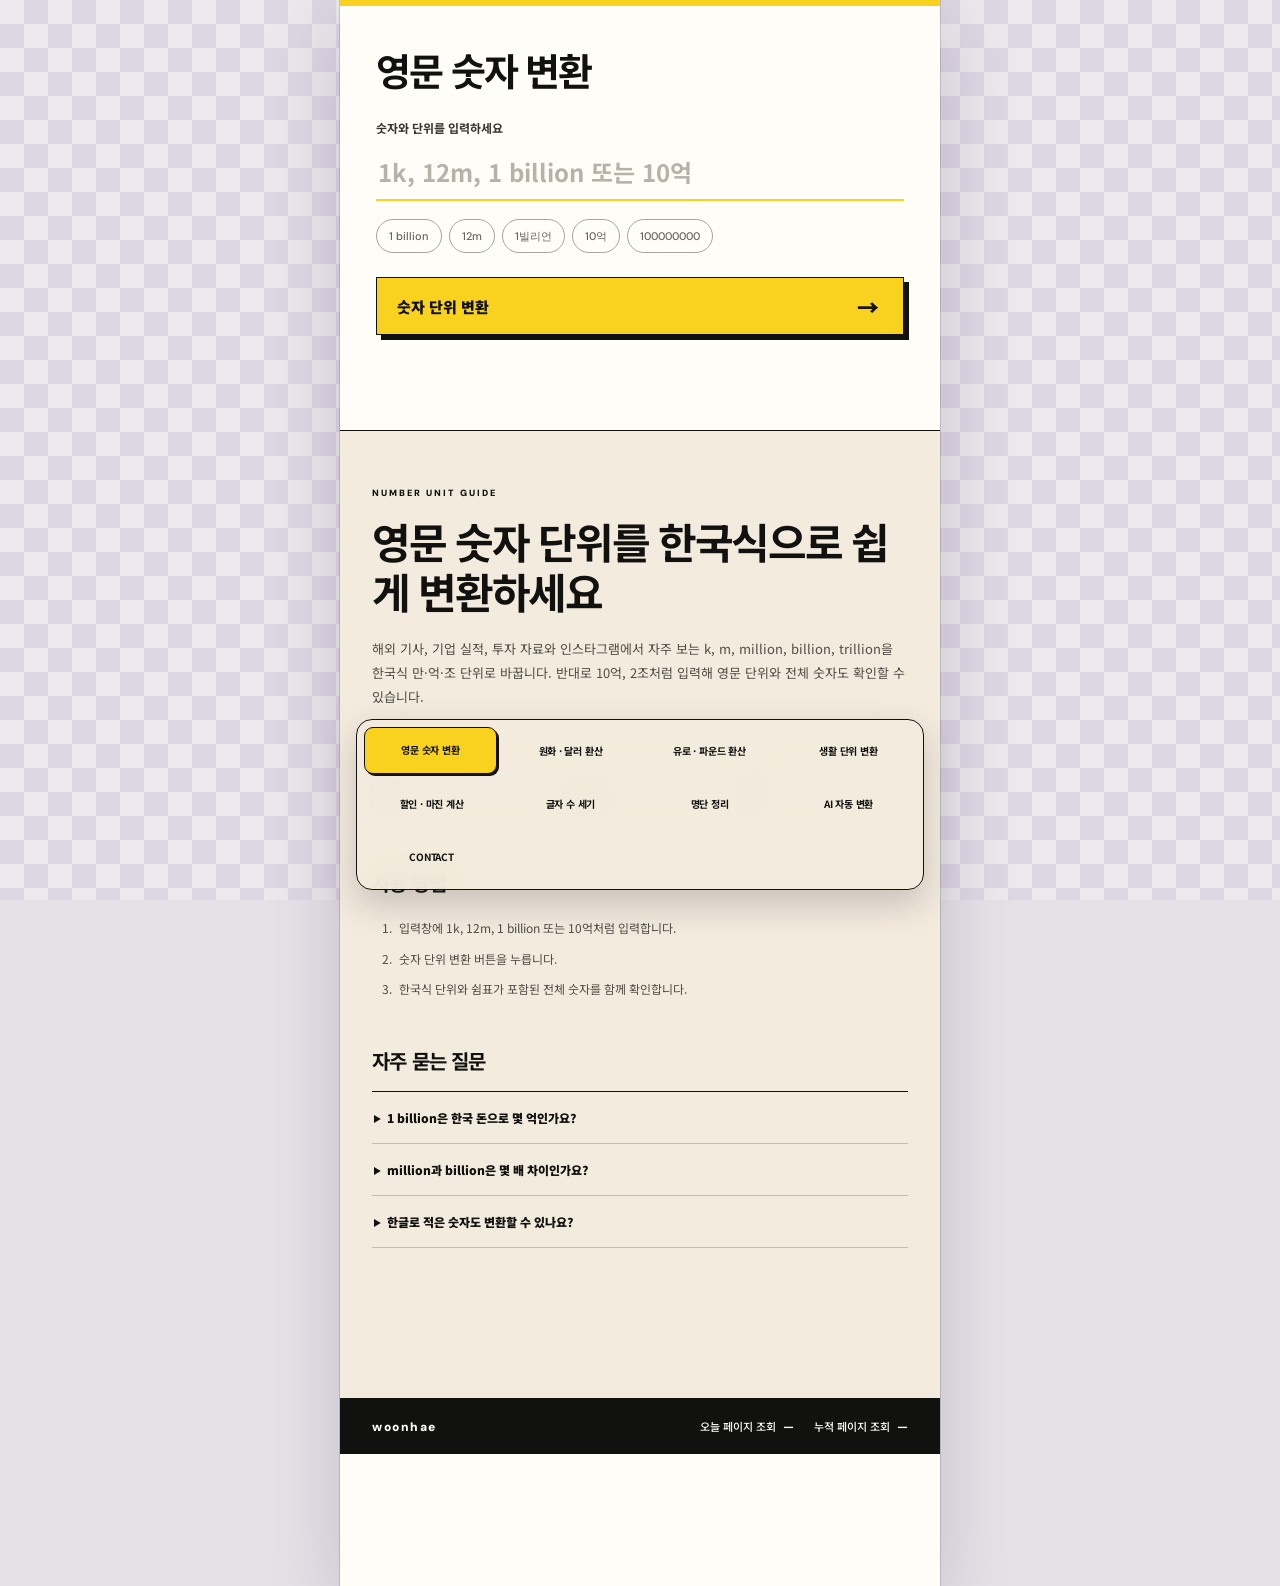
<file: index.html>
<!doctype html>
<html lang="ko">
<head>
  <meta charset="utf-8">
  <meta name="viewport" content="width=device-width, initial-scale=1">
  <meta name="google-adsense-account" content="ca-pub-3062467800658496">
  <script async src="https://pagead2.googlesyndication.com/pagead/js/adsbygoogle.js?client=ca-pub-3062467800658496" crossorigin="anonymous"></script>
  <meta name="description" content="million·billion·trillion과 만·억·조를 양방향으로 빠르게 변환하는 무료 한국어 숫자 단위 계산기입니다.">
  <meta name="robots" content="index,follow,max-image-preview:large,max-snippet:-1,max-video-preview:-1">
  <meta name="naver-site-verification" content="5fc785ada010094ddd0525d7b55942b9f7c89d80">
  
  
  <link rel="canonical" href="https://browsertools.kr/">
  <link rel="alternate" hreflang="ko-KR" href="https://browsertools.kr/">
  <link rel="icon" href="/favicon.ico" sizes="any">
  <link rel="icon" href="/favicon-48x48.png" type="image/png" sizes="48x48">
  <link rel="icon" href="/static/favicon.svg" type="image/svg+xml">
  <meta property="og:type" content="website">
  <meta property="og:locale" content="ko_KR">
  <meta property="og:site_name" content="WOONHAE">
  <meta property="og:title" content="영문 숫자 단위 변환기 - million·billion·억 | WOONHAE">
  <meta property="og:description" content="million·billion·trillion과 만·억·조를 양방향으로 빠르게 변환하는 무료 한국어 숫자 단위 계산기입니다.">
  <meta property="og:url" content="https://browsertools.kr/">
  <meta property="og:image" content="https://browsertools.kr/static/og-woonhae.svg">
  <meta property="og:image:width" content="1200">
  <meta property="og:image:height" content="630">
  <meta property="og:image:alt" content="WOONHAE 무료 한국어 변환 도구">
  <meta name="twitter:card" content="summary_large_image">
  <meta name="twitter:title" content="영문 숫자 단위 변환기 - million·billion·억 | WOONHAE">
  <meta name="twitter:description" content="million·billion·trillion과 만·억·조를 양방향으로 빠르게 변환하는 무료 한국어 숫자 단위 계산기입니다.">
  <meta name="twitter:image" content="https://browsertools.kr/static/og-woonhae.svg">
  <meta name="twitter:image:alt" content="WOONHAE 무료 한국어 변환 도구">
  <meta name="theme-color" content="#f3ebdd">
  <title>숫자 단위 변환기 - million·billion·억 | WOONHAE</title>
  <script type="application/ld+json">{"@context":"https://schema.org","@graph":[{"@type":"WebSite","@id":"https://browsertools.kr/#website","url":"https://browsertools.kr/","name":"WOONHAE","alternateName":"WOONHAE","description":"한국어 숫자, 환율, 생활 단위와 텍스트를 빠르게 처리하는 무료 웹 도구","inLanguage":"ko-KR"},{"@type":"SoftwareApplication","@id":"https://browsertools.kr/#page","url":"https://browsertools.kr/","name":"영문 숫자 단위 변환기","description":"million·billion·trillion과 만·억·조를 양방향으로 빠르게 변환하는 무료 한국어 숫자 단위 계산기입니다.","inLanguage":"ko-KR","isPartOf":{"@id":"https://browsertools.kr/#website"},"applicationCategory":"UtilitiesApplication","operatingSystem":"Any","offers":{"@type":"Offer","price":"0","priceCurrency":"KRW"}},{"@type":"FAQPage","@id":"https://browsertools.kr/#faq","mainEntity":[{"@type":"Question","name":"1 billion은 한국 돈으로 몇 억인가요?","acceptedAnswer":{"@type":"Answer","text":"1 billion은 1,000,000,000이며 한국식 숫자 단위로 10억입니다."}},{"@type":"Question","name":"million과 billion은 몇 배 차이인가요?","acceptedAnswer":{"@type":"Answer","text":"1 billion은 1,000 million이므로 두 단위는 1,000배 차이입니다."}},{"@type":"Question","name":"한글로 적은 숫자도 변환할 수 있나요?","acceptedAnswer":{"@type":"Answer","text":"네. 10억, 2조처럼 입력하면 billion, trillion 같은 영문 단위로 변환합니다."}}]}]}</script>
  <link rel="stylesheet" href="/static/style.css?v=functiongemma-study-7">
  <script src="/static/tools.js" defer></script>
  <script src="/static/visitor-counter-config.js" defer></script>
  <script src="/static/visitor-counter.js?v=shared-pageviews-1" defer></script>
  <script src="/static/app.js" defer></script>
  <script src="/static/ai-converter.js?v=functiongemma-webgpu-6" defer></script>
</head>
<body class="tool-page compact-tool theme-yellow">
  
  <nav class="tool-nav" aria-label="도구 선택">
    
    <a href="/" class="active">
      영문 숫자 변환
    </a>
    
    <a href="/tools/currency/" class="">
      원화 · 달러 환산
    </a>
    <a href="/tools/euro-pound/" class="">
      유로 · 파운드 환산
    </a>
    
    <a href="/tools/unit/" class="">
      생활 단위 변환
    </a>
    
    <a href="/tools/margin/" class="">
      할인 · 마진 계산
    </a>
    
    <a href="/tools/character-count/" class="">
      글자 수 세기
    </a>
    
    <a href="/tools/clean-list/" class="">
      명단 정리
    </a>
    
    <a href="/tools/ai-converter/" class="">
      AI 자동 변환
    </a>
    
    <a href="/tools/info/" class="">
      CONTACT
    </a>
    
  </nav>
  
  
<main class="tool-main">
  <section class="compact-workspace">
    <div class="form-panel">
      <h1 class="tool-page-title">영문 숫자 변환</h1>
      
      <form data-tool="english-number">
        <label for="english-value">숫자와 단위를 입력하세요</label>
        <input id="english-value" name="value" placeholder="1k, 12m, 1 billion 또는 10억" required autocomplete="off" autofocus>
        <p class="example-line"><button type="button" data-example="1 billion">1 billion</button><button type="button" data-example="12m">12m</button><button type="button" data-example="1빌리언">1빌리언</button><button type="button" data-example="10억">10억</button><button type="button" data-example="100000000">100000000</button></p>
        <button class="submit-button" type="submit">숫자 단위 변환 <span>→</span></button>
      </form>
      
      <div class="result" aria-live="polite" hidden></div>
    </div>
  </section>

<!-- SEO_CONTENT_START -->
<section class="seo-guide" aria-labelledby="seo-guide-title">
  <p class="seo-kicker">NUMBER UNIT GUIDE</p>
  <h2 id="seo-guide-title">영문 숫자 단위를 한국식으로 쉽게 변환하세요</h2>
  <p class="seo-intro">해외 기사, 기업 실적, 투자 자료와 인스타그램에서 자주 보는 k, m, million, billion, trillion을 한국식 만·억·조 단위로 바꿉니다. 반대로 10억, 2조처럼 입력해 영문 단위와 전체 숫자도 확인할 수 있습니다.</p>
  <dl class="seo-facts"><div><dt>1k</dt><dd>1천</dd></div><div><dt>12m</dt><dd>1,200만</dd></div><div><dt>1 billion</dt><dd>10억</dd></div></dl>
  <h3>사용 방법</h3>
  <ol><li>입력창에 1k, 12m, 1 billion 또는 10억처럼 입력합니다.</li><li>숫자 단위 변환 버튼을 누릅니다.</li><li>한국식 단위와 쉼표가 포함된 전체 숫자를 함께 확인합니다.</li></ol>
  <h3>자주 묻는 질문</h3>
  <div class="seo-faq"><details><summary>1 billion은 한국 돈으로 몇 억인가요?</summary><p>1 billion은 1,000,000,000이며 한국식 숫자 단위로 10억입니다.</p></details><details><summary>million과 billion은 몇 배 차이인가요?</summary><p>1 billion은 1,000 million이므로 두 단위는 1,000배 차이입니다.</p></details><details><summary>한글로 적은 숫자도 변환할 수 있나요?</summary><p>네. 10억, 2조처럼 입력하면 billion, trillion 같은 영문 단위로 변환합니다.</p></details></div>
</section>
<!-- SEO_CONTENT_END -->
</main>

</body>
</html>
</file>
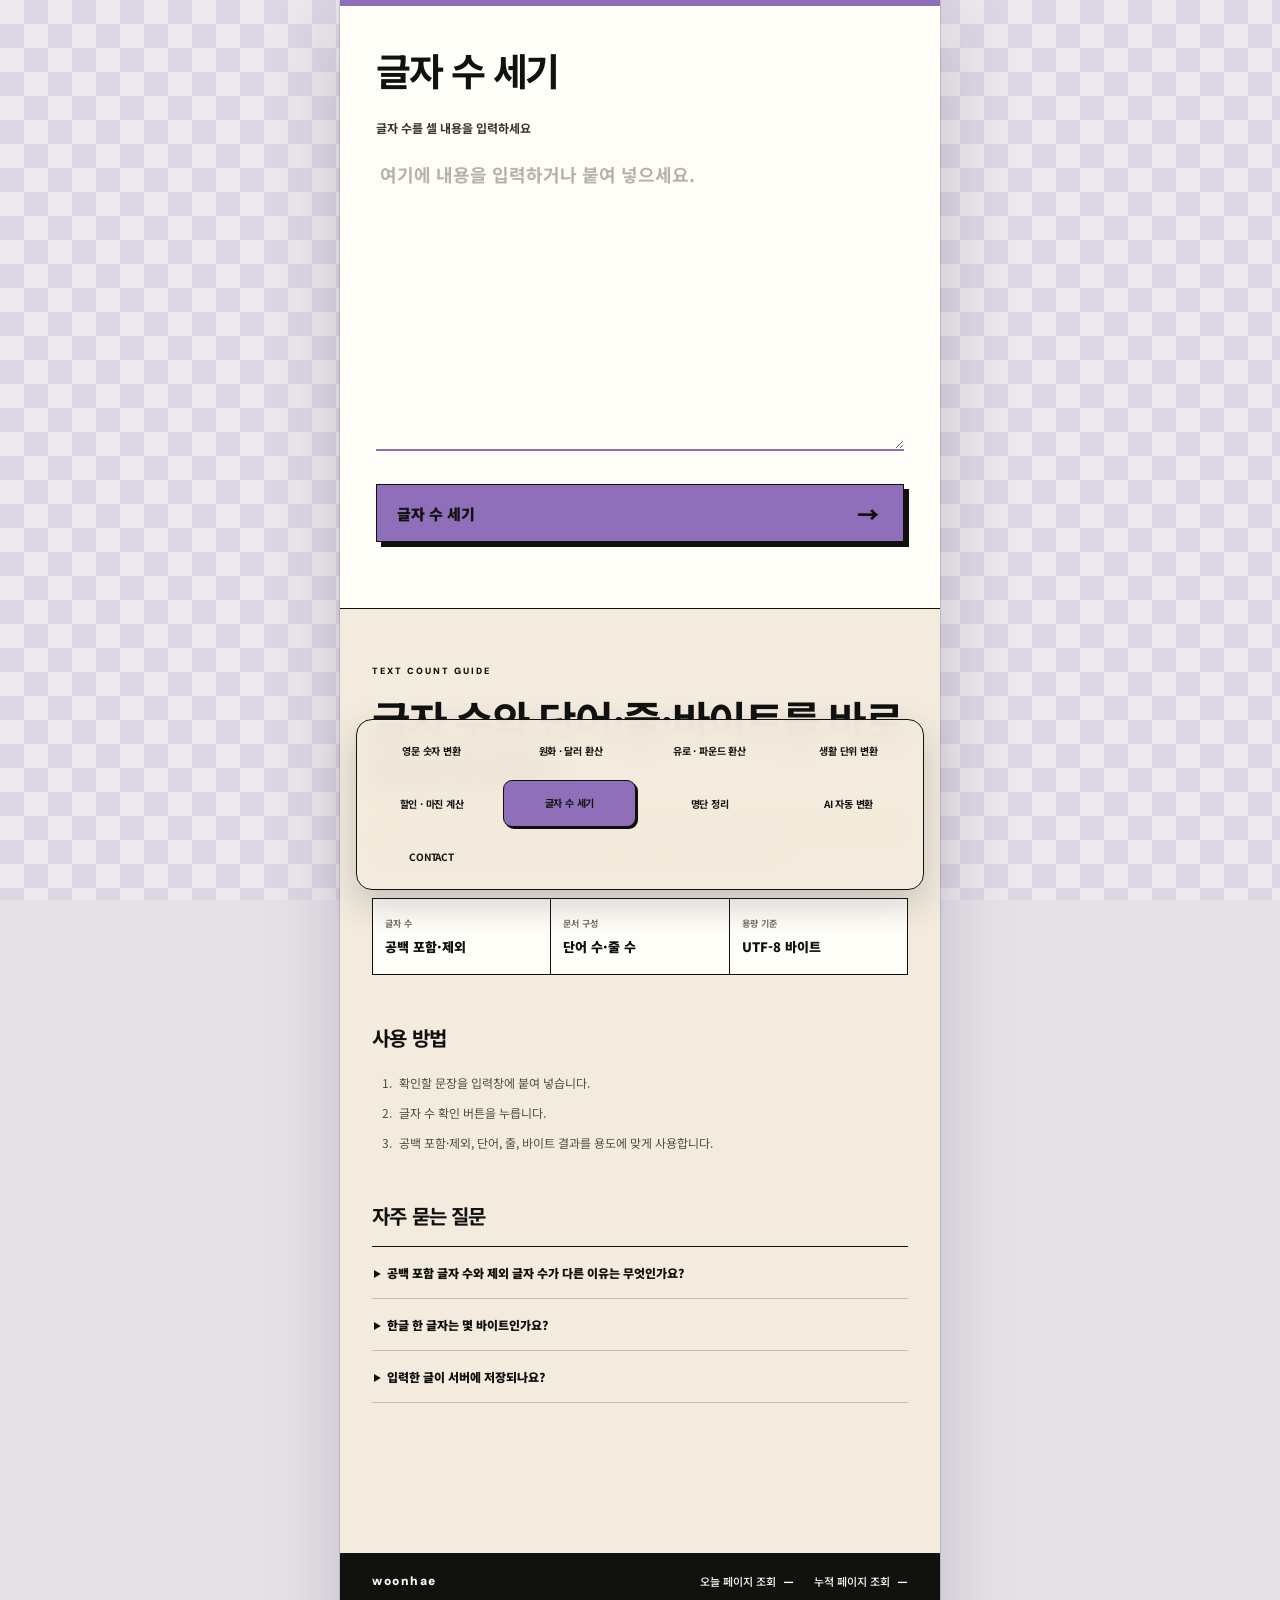
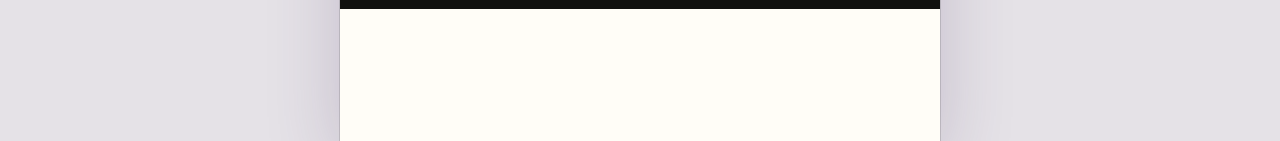
<file: tools/character-count/index.html>
<!doctype html>
<html lang="ko">
<head>
  <meta charset="utf-8">
  <meta name="viewport" content="width=device-width, initial-scale=1">
  <meta name="google-adsense-account" content="ca-pub-3062467800658496">
  <script async src="https://pagead2.googlesyndication.com/pagead/js/adsbygoogle.js?client=ca-pub-3062467800658496" crossorigin="anonymous"></script>
  <meta name="description" content="입력한 글의 공백 포함·제외 글자 수, 단어 수, 줄 수와 UTF-8 바이트를 브라우저에서 계산합니다.">
  <meta name="robots" content="index,follow,max-image-preview:large,max-snippet:-1,max-video-preview:-1">
  
  
  <link rel="canonical" href="https://browsertools.kr/tools/character-count/">
  <link rel="alternate" hreflang="ko-KR" href="https://browsertools.kr/tools/character-count/">
  <link rel="icon" href="/favicon.ico" sizes="any">
  <link rel="icon" href="/favicon-48x48.png" type="image/png" sizes="48x48">
  <link rel="icon" href="/static/favicon.svg" type="image/svg+xml">
  <meta property="og:type" content="website">
  <meta property="og:locale" content="ko_KR">
  <meta property="og:site_name" content="WOONHAE">
  <meta property="og:title" content="글자 수 세기 - 공백·단어·줄·UTF-8 바이트 | WOONHAE">
  <meta property="og:description" content="입력한 글의 공백 포함·제외 글자 수, 단어 수, 줄 수와 UTF-8 바이트를 브라우저에서 계산합니다.">
  <meta property="og:url" content="https://browsertools.kr/tools/character-count/">
  <meta property="og:image" content="https://browsertools.kr/static/og-woonhae.svg">
  <meta property="og:image:width" content="1200">
  <meta property="og:image:height" content="630">
  <meta property="og:image:alt" content="WOONHAE 무료 한국어 변환 도구">
  <meta name="twitter:card" content="summary_large_image">
  <meta name="twitter:title" content="글자 수 세기 - 공백·단어·줄·UTF-8 바이트 | WOONHAE">
  <meta name="twitter:description" content="입력한 글의 공백 포함·제외 글자 수, 단어 수, 줄 수와 UTF-8 바이트를 브라우저에서 계산합니다.">
  <meta name="twitter:image" content="https://browsertools.kr/static/og-woonhae.svg">
  <meta name="twitter:image:alt" content="WOONHAE 무료 한국어 변환 도구">
  <meta name="theme-color" content="#f3ebdd">
  <title>글자 수 세기 - 공백·단어·줄·UTF-8 바이트 | WOONHAE</title>
  <script type="application/ld+json">{"@context":"https://schema.org","@graph":[{"@type":"WebSite","@id":"https://browsertools.kr/#website","url":"https://browsertools.kr/","name":"WOONHAE","alternateName":"WOONHAE","description":"한국어 숫자, 환율, 생활 단위와 텍스트를 빠르게 처리하는 무료 웹 도구","inLanguage":"ko-KR"},{"@type":"SoftwareApplication","@id":"https://browsertools.kr/tools/character-count/#page","url":"https://browsertools.kr/tools/character-count/","name":"글자 수 세기","description":"입력한 글의 공백 포함·제외 글자 수, 단어 수, 줄 수와 UTF-8 바이트를 브라우저에서 계산합니다.","inLanguage":"ko-KR","isPartOf":{"@id":"https://browsertools.kr/#website"},"applicationCategory":"UtilitiesApplication","operatingSystem":"Any","offers":{"@type":"Offer","price":"0","priceCurrency":"KRW"}},{"@type":"BreadcrumbList","@id":"https://browsertools.kr/tools/character-count/#breadcrumb","itemListElement":[{"@type":"ListItem","position":1,"name":"WOONHAE 변환 도구","item":"https://browsertools.kr/"},{"@type":"ListItem","position":2,"name":"글자 수 세기","item":"https://browsertools.kr/tools/character-count/"}]},{"@type":"FAQPage","@id":"https://browsertools.kr/tools/character-count/#faq","mainEntity":[{"@type":"Question","name":"공백 포함 글자 수와 제외 글자 수가 다른 이유는 무엇인가요?","acceptedAnswer":{"@type":"Answer","text":"공백 포함 값은 띄어쓰기와 줄바꿈을 포함하고, 공백 제외 값은 모든 공백 문자를 뺀 글자만 계산합니다."}},{"@type":"Question","name":"한글 한 글자는 몇 바이트인가요?","acceptedAnswer":{"@type":"Answer","text":"UTF-8에서 일반적인 한글 음절은 3바이트입니다. 영문과 숫자는 보통 1바이트입니다."}},{"@type":"Question","name":"입력한 글이 서버에 저장되나요?","acceptedAnswer":{"@type":"Answer","text":"아닙니다. 글자 수 계산은 사용자의 브라우저 안에서 처리되며 입력 내용은 별도로 저장하지 않습니다."}}]}]}</script>
  <link rel="stylesheet" href="/static/style.css?v=functiongemma-study-7">
  <script src="/static/tools.js" defer></script>
  <script src="/static/visitor-counter-config.js" defer></script>
  <script src="/static/visitor-counter.js?v=shared-pageviews-1" defer></script>
  <script src="/static/app.js" defer></script>
  <script src="/static/ai-converter.js?v=functiongemma-webgpu-6" defer></script>
</head>
<body class="tool-page compact-tool theme-purple">
  
  <nav class="tool-nav" aria-label="도구 선택">
    
    <a href="/" class="">
      영문 숫자 변환
    </a>
    
    <a href="/tools/currency/" class="">
      원화 · 달러 환산
    </a>
    <a href="/tools/euro-pound/" class="">
      유로 · 파운드 환산
    </a>
    
    <a href="/tools/unit/" class="">
      생활 단위 변환
    </a>
    
    <a href="/tools/margin/" class="">
      할인 · 마진 계산
    </a>
    
    <a href="/tools/character-count/" class="active">
      글자 수 세기
    </a>
    
    <a href="/tools/clean-list/" class="">
      명단 정리
    </a>
    
    <a href="/tools/ai-converter/" class="">
      AI 자동 변환
    </a>
    
    <a href="/tools/info/" class="">
      CONTACT
    </a>
    
  </nav>
  
  
<main class="tool-main">
  <section class="compact-workspace">
    <div class="form-panel">
      <h1 class="tool-page-title">글자 수 세기</h1>
      
      <form data-tool="character-count" data-live-count>
        <label for="count-text">글자 수를 셀 내용을 입력하세요</label>
        <textarea id="count-text" name="text" rows="10" maxlength="100000" placeholder="여기에 내용을 입력하거나 붙여 넣으세요." autofocus></textarea>
        <button class="submit-button" type="submit">글자 수 세기 <span>→</span></button>
      </form>
      
      <div class="result" aria-live="polite" hidden></div>
    </div>
  </section>

<!-- SEO_CONTENT_START -->
<section class="seo-guide" aria-labelledby="seo-guide-title">
  <p class="seo-kicker">TEXT COUNT GUIDE</p>
  <h2 id="seo-guide-title">글자 수와 단어·줄·바이트를 바로 확인하세요</h2>
  <p class="seo-intro">자기소개서, 상품 설명, SNS 게시글처럼 분량 제한이 있는 글을 붙여 넣으면 공백 포함과 제외 글자 수를 구분해 계산합니다. 한글을 포함한 UTF-8 바이트 수도 함께 제공합니다.</p>
  <dl class="seo-facts"><div><dt>글자 수</dt><dd>공백 포함·제외</dd></div><div><dt>문서 구성</dt><dd>단어 수·줄 수</dd></div><div><dt>용량 기준</dt><dd>UTF-8 바이트</dd></div></dl>
  <h3>사용 방법</h3>
  <ol><li>확인할 문장을 입력창에 붙여 넣습니다.</li><li>글자 수 확인 버튼을 누릅니다.</li><li>공백 포함·제외, 단어, 줄, 바이트 결과를 용도에 맞게 사용합니다.</li></ol>
  <h3>자주 묻는 질문</h3>
  <div class="seo-faq"><details><summary>공백 포함 글자 수와 제외 글자 수가 다른 이유는 무엇인가요?</summary><p>공백 포함 값은 띄어쓰기와 줄바꿈을 포함하고, 공백 제외 값은 모든 공백 문자를 뺀 글자만 계산합니다.</p></details><details><summary>한글 한 글자는 몇 바이트인가요?</summary><p>UTF-8에서 일반적인 한글 음절은 3바이트입니다. 영문과 숫자는 보통 1바이트입니다.</p></details><details><summary>입력한 글이 서버에 저장되나요?</summary><p>아닙니다. 글자 수 계산은 사용자의 브라우저 안에서 처리되며 입력 내용은 별도로 저장하지 않습니다.</p></details></div>
</section>
<!-- SEO_CONTENT_END -->
</main>

</body>
</html>
</file>
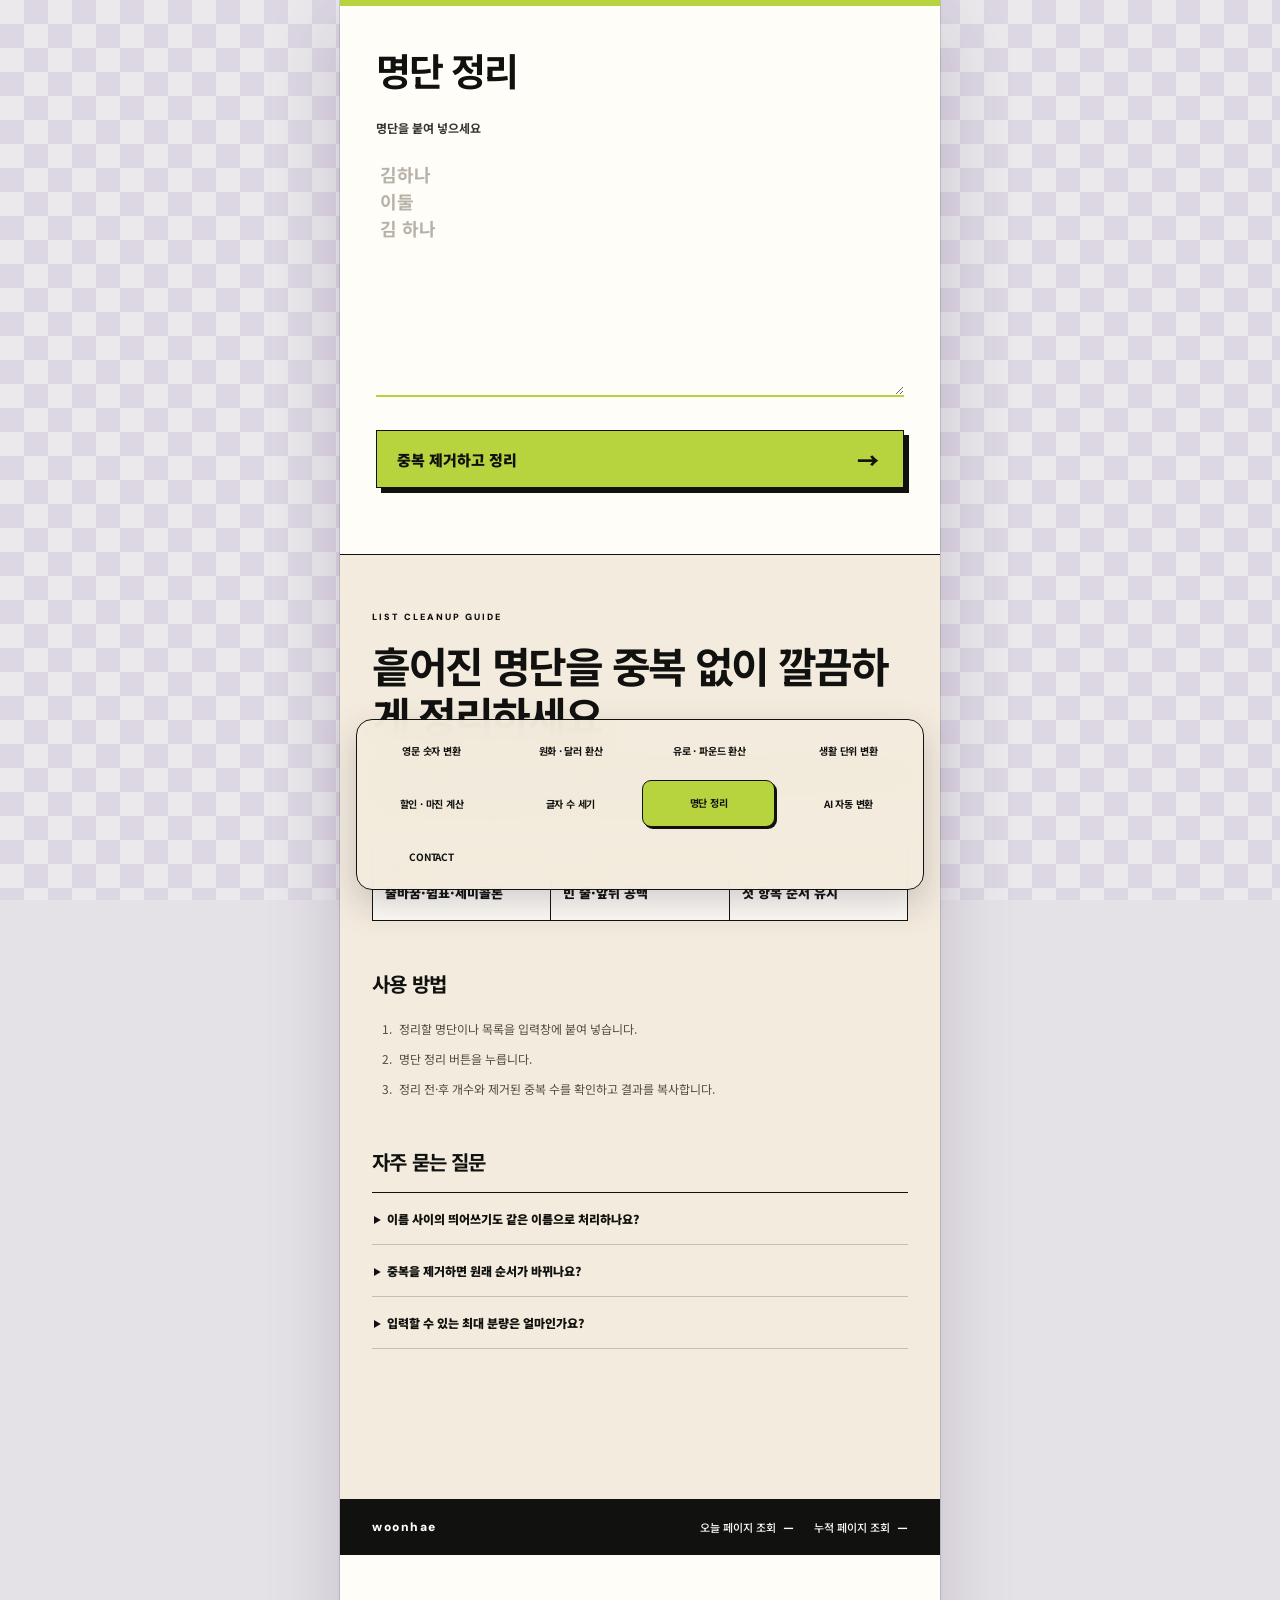
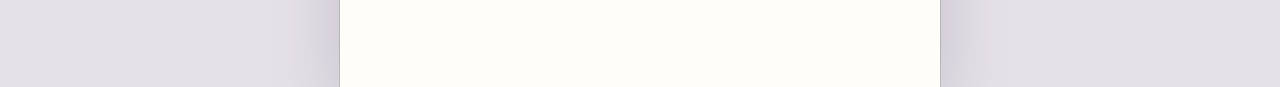
<file: tools/clean-list/index.html>
<!doctype html>
<html lang="ko">
<head>
  <meta charset="utf-8">
  <meta name="viewport" content="width=device-width, initial-scale=1">
  <meta name="google-adsense-account" content="ca-pub-3062467800658496">
  <script async src="https://pagead2.googlesyndication.com/pagead/js/adsbygoogle.js?client=ca-pub-3062467800658496" crossorigin="anonymous"></script>
  <meta name="description" content="줄바꿈·쉼표·세미콜론으로 구분된 명단의 빈 항목과 중복을 제거하고 깔끔한 한 줄 목록으로 정리합니다.">
  <meta name="robots" content="index,follow,max-image-preview:large,max-snippet:-1,max-video-preview:-1">
  
  
  <link rel="canonical" href="https://browsertools.kr/tools/clean-list/">
  <link rel="alternate" hreflang="ko-KR" href="https://browsertools.kr/tools/clean-list/">
  <link rel="icon" href="/favicon.ico" sizes="any">
  <link rel="icon" href="/favicon-48x48.png" type="image/png" sizes="48x48">
  <link rel="icon" href="/static/favicon.svg" type="image/svg+xml">
  <meta property="og:type" content="website">
  <meta property="og:locale" content="ko_KR">
  <meta property="og:site_name" content="WOONHAE">
  <meta property="og:title" content="명단 정리 - 중복 제거·공백 정돈 | WOONHAE">
  <meta property="og:description" content="줄바꿈·쉼표·세미콜론으로 구분된 명단의 빈 항목과 중복을 제거하고 깔끔한 한 줄 목록으로 정리합니다.">
  <meta property="og:url" content="https://browsertools.kr/tools/clean-list/">
  <meta property="og:image" content="https://browsertools.kr/static/og-woonhae.svg">
  <meta property="og:image:width" content="1200">
  <meta property="og:image:height" content="630">
  <meta property="og:image:alt" content="WOONHAE 무료 한국어 변환 도구">
  <meta name="twitter:card" content="summary_large_image">
  <meta name="twitter:title" content="명단 정리 - 중복 제거·공백 정돈 | WOONHAE">
  <meta name="twitter:description" content="줄바꿈·쉼표·세미콜론으로 구분된 명단의 빈 항목과 중복을 제거하고 깔끔한 한 줄 목록으로 정리합니다.">
  <meta name="twitter:image" content="https://browsertools.kr/static/og-woonhae.svg">
  <meta name="twitter:image:alt" content="WOONHAE 무료 한국어 변환 도구">
  <meta name="theme-color" content="#f3ebdd">
  <title>명단 정리 - 중복 제거·공백 정돈 | WOONHAE</title>
  <script type="application/ld+json">{"@context":"https://schema.org","@graph":[{"@type":"WebSite","@id":"https://browsertools.kr/#website","url":"https://browsertools.kr/","name":"WOONHAE","alternateName":"WOONHAE","description":"한국어 숫자, 환율, 생활 단위와 텍스트를 빠르게 처리하는 무료 웹 도구","inLanguage":"ko-KR"},{"@type":"SoftwareApplication","@id":"https://browsertools.kr/tools/clean-list/#page","url":"https://browsertools.kr/tools/clean-list/","name":"명단 중복 제거 및 정리","description":"줄바꿈·쉼표·세미콜론으로 구분된 명단의 빈 항목과 중복을 제거하고 깔끔한 한 줄 목록으로 정리합니다.","inLanguage":"ko-KR","isPartOf":{"@id":"https://browsertools.kr/#website"},"applicationCategory":"UtilitiesApplication","operatingSystem":"Any","offers":{"@type":"Offer","price":"0","priceCurrency":"KRW"}},{"@type":"BreadcrumbList","@id":"https://browsertools.kr/tools/clean-list/#breadcrumb","itemListElement":[{"@type":"ListItem","position":1,"name":"WOONHAE 변환 도구","item":"https://browsertools.kr/"},{"@type":"ListItem","position":2,"name":"명단 중복 제거 및 정리","item":"https://browsertools.kr/tools/clean-list/"}]},{"@type":"FAQPage","@id":"https://browsertools.kr/tools/clean-list/#faq","mainEntity":[{"@type":"Question","name":"이름 사이의 띄어쓰기도 같은 이름으로 처리하나요?","acceptedAnswer":{"@type":"Answer","text":"비교할 때 모든 공백을 제거하므로 김하나와 김 하나는 같은 항목으로 판단합니다."}},{"@type":"Question","name":"중복을 제거하면 원래 순서가 바뀌나요?","acceptedAnswer":{"@type":"Answer","text":"아닙니다. 처음 나타난 항목의 순서를 그대로 유지합니다."}},{"@type":"Question","name":"입력할 수 있는 최대 분량은 얼마인가요?","acceptedAnswer":{"@type":"Answer","text":"한 번에 최대 50,000자까지 정리할 수 있습니다."}}]}]}</script>
  <link rel="stylesheet" href="/static/style.css?v=functiongemma-study-7">
  <script src="/static/tools.js" defer></script>
  <script src="/static/visitor-counter-config.js" defer></script>
  <script src="/static/visitor-counter.js?v=shared-pageviews-1" defer></script>
  <script src="/static/app.js" defer></script>
  <script src="/static/ai-converter.js?v=functiongemma-webgpu-6" defer></script>
</head>
<body class="tool-page compact-tool theme-green">
  
  <nav class="tool-nav" aria-label="도구 선택">
    
    <a href="/" class="">
      영문 숫자 변환
    </a>
    
    <a href="/tools/currency/" class="">
      원화 · 달러 환산
    </a>
    <a href="/tools/euro-pound/" class="">
      유로 · 파운드 환산
    </a>
    
    <a href="/tools/unit/" class="">
      생활 단위 변환
    </a>
    
    <a href="/tools/margin/" class="">
      할인 · 마진 계산
    </a>
    
    <a href="/tools/character-count/" class="">
      글자 수 세기
    </a>
    
    <a href="/tools/clean-list/" class="active">
      명단 정리
    </a>
    
    <a href="/tools/ai-converter/" class="">
      AI 자동 변환
    </a>
    
    <a href="/tools/info/" class="">
      CONTACT
    </a>
    
  </nav>
  
  
<main class="tool-main">
  <section class="compact-workspace">
    <div class="form-panel">
      <h1 class="tool-page-title">명단 정리</h1>
      
      <form data-tool="clean-list">
        <label for="list-text">명단을 붙여 넣으세요</label>
        <textarea id="list-text" name="text" rows="8" maxlength="50000" placeholder="김하나&#10;이둘&#10;김 하나" required autofocus></textarea>
        <button class="submit-button" type="submit">중복 제거하고 정리 <span>→</span></button>
      </form>
      
      <div class="result" aria-live="polite" hidden></div>
    </div>
  </section>

<!-- SEO_CONTENT_START -->
<section class="seo-guide" aria-labelledby="seo-guide-title">
  <p class="seo-kicker">LIST CLEANUP GUIDE</p>
  <h2 id="seo-guide-title">흩어진 명단을 중복 없이 깔끔하게 정리하세요</h2>
  <p class="seo-intro">엑셀, 메신저, 설문에서 복사한 이름이나 항목을 붙여 넣으면 줄바꿈·쉼표·세미콜론을 기준으로 나눕니다. 앞뒤 공백과 중복을 제거하고 입력 순서를 유지한 목록을 만듭니다.</p>
  <dl class="seo-facts"><div><dt>구분 문자</dt><dd>줄바꿈·쉼표·세미콜론</dd></div><div><dt>정리 항목</dt><dd>빈 줄·앞뒤 공백</dd></div><div><dt>중복 처리</dt><dd>첫 항목 순서 유지</dd></div></dl>
  <h3>사용 방법</h3>
  <ol><li>정리할 명단이나 목록을 입력창에 붙여 넣습니다.</li><li>명단 정리 버튼을 누릅니다.</li><li>정리 전·후 개수와 제거된 중복 수를 확인하고 결과를 복사합니다.</li></ol>
  <h3>자주 묻는 질문</h3>
  <div class="seo-faq"><details><summary>이름 사이의 띄어쓰기도 같은 이름으로 처리하나요?</summary><p>비교할 때 모든 공백을 제거하므로 김하나와 김 하나는 같은 항목으로 판단합니다.</p></details><details><summary>중복을 제거하면 원래 순서가 바뀌나요?</summary><p>아닙니다. 처음 나타난 항목의 순서를 그대로 유지합니다.</p></details><details><summary>입력할 수 있는 최대 분량은 얼마인가요?</summary><p>한 번에 최대 50,000자까지 정리할 수 있습니다.</p></details></div>
</section>
<!-- SEO_CONTENT_END -->
</main>

</body>
</html>
</file>
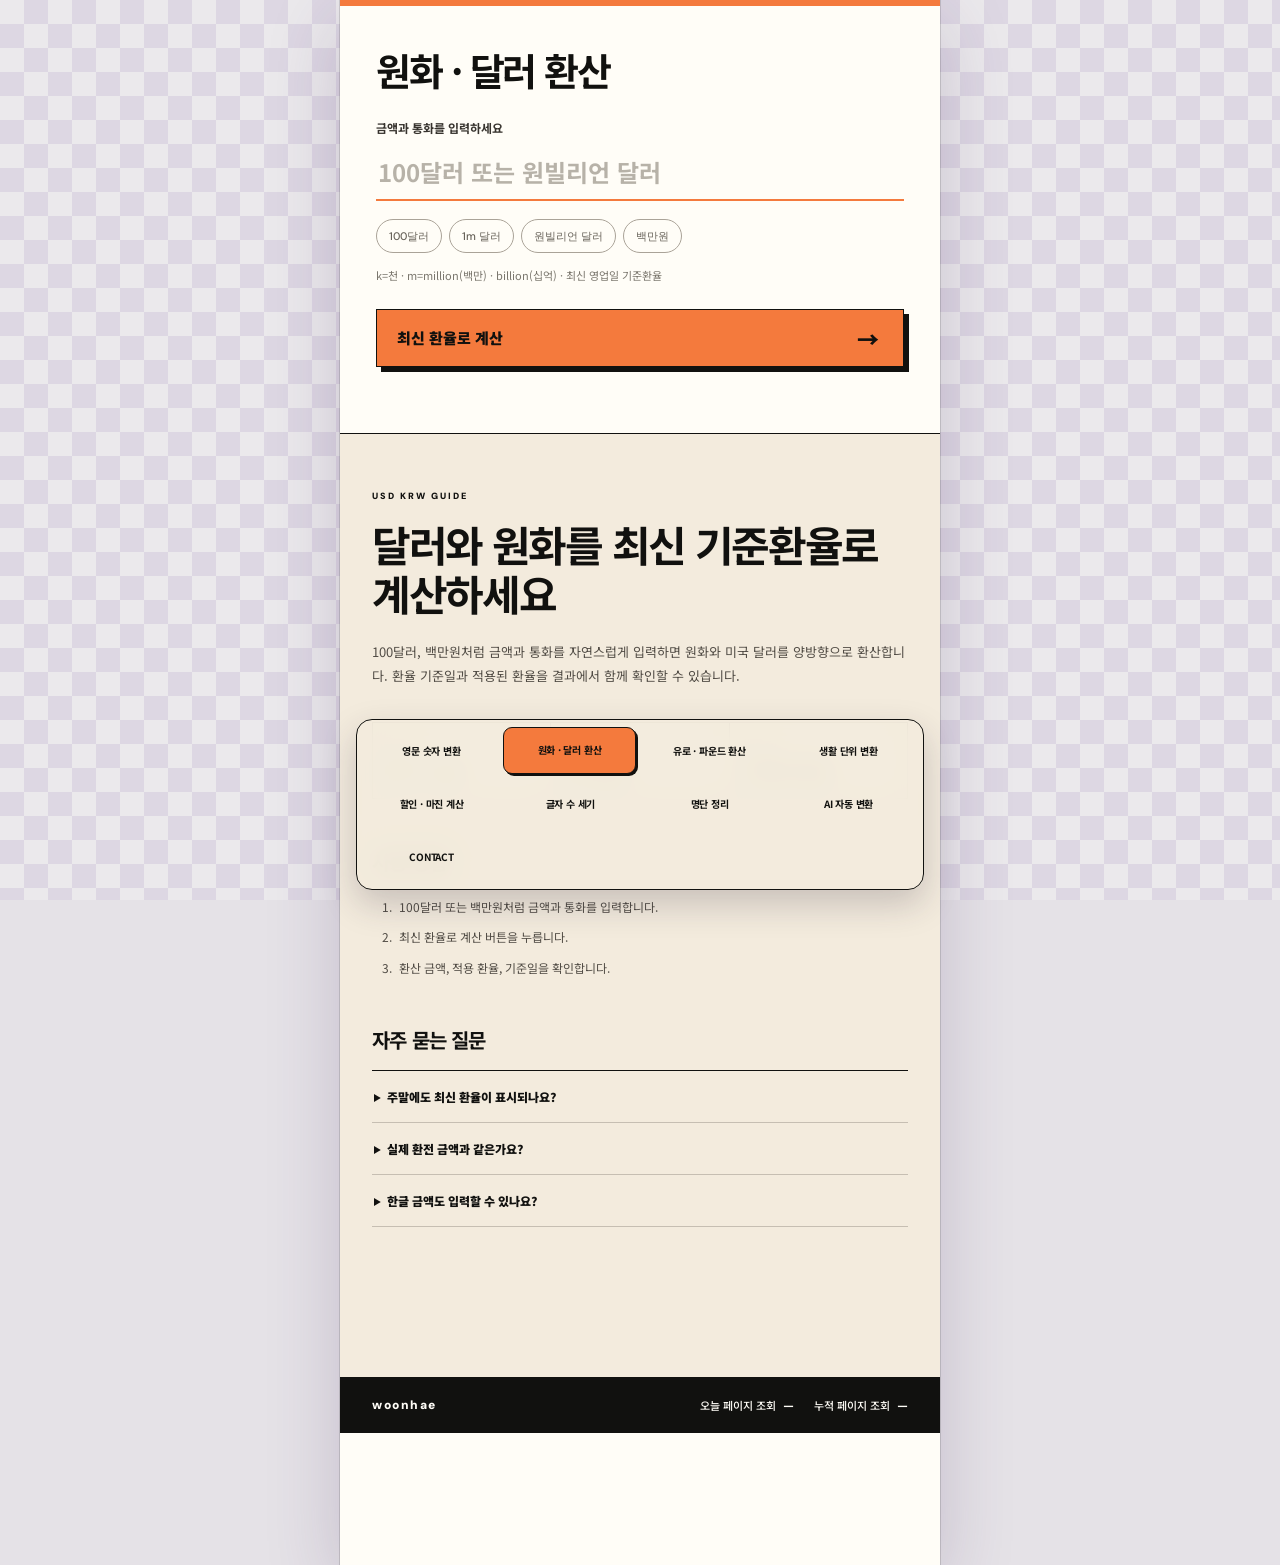
<file: tools/currency/index.html>
<!doctype html>
<html lang="ko">
<head>
  <meta charset="utf-8">
  <meta name="viewport" content="width=device-width, initial-scale=1">
  <meta name="google-adsense-account" content="ca-pub-3062467800658496">
  <script async src="https://pagead2.googlesyndication.com/pagead/js/adsbygoogle.js?client=ca-pub-3062467800658496" crossorigin="anonymous"></script>
  <meta name="description" content="최신 영업일 기준환율로 미국 달러와 원화를 양방향 환산하는 무료 USD·KRW 환율 계산기입니다.">
  <meta name="robots" content="index,follow,max-image-preview:large,max-snippet:-1,max-video-preview:-1">
  
  
  <link rel="canonical" href="https://browsertools.kr/tools/currency/">
  <link rel="alternate" hreflang="ko-KR" href="https://browsertools.kr/tools/currency/">
  <link rel="icon" href="/favicon.ico" sizes="any">
  <link rel="icon" href="/favicon-48x48.png" type="image/png" sizes="48x48">
  <link rel="icon" href="/static/favicon.svg" type="image/svg+xml">
  <meta property="og:type" content="website">
  <meta property="og:locale" content="ko_KR">
  <meta property="og:site_name" content="WOONHAE">
  <meta property="og:title" content="원화 달러 환율 계산기 - USD·KRW 환산 | WOONHAE">
  <meta property="og:description" content="최신 영업일 기준환율로 미국 달러와 원화를 양방향 환산하는 무료 USD·KRW 환율 계산기입니다.">
  <meta property="og:url" content="https://browsertools.kr/tools/currency/">
  <meta property="og:image" content="https://browsertools.kr/static/og-woonhae.svg">
  <meta property="og:image:width" content="1200">
  <meta property="og:image:height" content="630">
  <meta property="og:image:alt" content="WOONHAE 무료 한국어 변환 도구">
  <meta name="twitter:card" content="summary_large_image">
  <meta name="twitter:title" content="원화 달러 환율 계산기 - USD·KRW 환산 | WOONHAE">
  <meta name="twitter:description" content="최신 영업일 기준환율로 미국 달러와 원화를 양방향 환산하는 무료 USD·KRW 환율 계산기입니다.">
  <meta name="twitter:image" content="https://browsertools.kr/static/og-woonhae.svg">
  <meta name="twitter:image:alt" content="WOONHAE 무료 한국어 변환 도구">
  <meta name="theme-color" content="#f3ebdd">
  <title>원화 달러 환율 계산기 - USD·KRW 환산 | WOONHAE</title>
  <script type="application/ld+json">{"@context":"https://schema.org","@graph":[{"@type":"WebSite","@id":"https://browsertools.kr/#website","url":"https://browsertools.kr/","name":"WOONHAE","alternateName":"WOONHAE","description":"한국어 숫자, 환율, 생활 단위와 텍스트를 빠르게 처리하는 무료 웹 도구","inLanguage":"ko-KR"},{"@type":"SoftwareApplication","@id":"https://browsertools.kr/tools/currency/#page","url":"https://browsertools.kr/tools/currency/","name":"원화 달러 환율 계산기","description":"최신 영업일 기준환율로 미국 달러와 원화를 양방향 환산하는 무료 USD·KRW 환율 계산기입니다.","inLanguage":"ko-KR","isPartOf":{"@id":"https://browsertools.kr/#website"},"applicationCategory":"UtilitiesApplication","operatingSystem":"Any","offers":{"@type":"Offer","price":"0","priceCurrency":"KRW"}},{"@type":"BreadcrumbList","@id":"https://browsertools.kr/tools/currency/#breadcrumb","itemListElement":[{"@type":"ListItem","position":1,"name":"WOONHAE 변환 도구","item":"https://browsertools.kr/"},{"@type":"ListItem","position":2,"name":"원화 달러 환율 계산기","item":"https://browsertools.kr/tools/currency/"}]},{"@type":"FAQPage","@id":"https://browsertools.kr/tools/currency/#faq","mainEntity":[{"@type":"Question","name":"주말에도 최신 환율이 표시되나요?","acceptedAnswer":{"@type":"Answer","text":"환율 시장의 최신 영업일 데이터를 사용하므로 주말과 공휴일에는 직전 영업일 기준환율이 표시될 수 있습니다."}},{"@type":"Question","name":"실제 환전 금액과 같은가요?","acceptedAnswer":{"@type":"Answer","text":"아닙니다. 은행이나 카드사의 수수료와 환전 우대율이 반영되지 않은 참고용 기준환율입니다."}},{"@type":"Question","name":"한글 금액도 입력할 수 있나요?","acceptedAnswer":{"@type":"Answer","text":"네. 백만원, 일억 원처럼 한글로 표현한 원화 금액도 입력할 수 있습니다."}}]}]}</script>
  <link rel="stylesheet" href="/static/style.css?v=functiongemma-study-7">
  <script src="/static/tools.js?v=won-reading-1" defer></script>
  <script src="/static/visitor-counter-config.js" defer></script>
  <script src="/static/visitor-counter.js?v=shared-pageviews-1" defer></script>
  <script src="/static/app.js?v=won-reading-1" defer></script>
  <script src="/static/ai-converter.js?v=functiongemma-webgpu-6" defer></script>
</head>
<body class="tool-page compact-tool theme-orange">
  
  <nav class="tool-nav" aria-label="도구 선택">
    
    <a href="/" class="">
      영문 숫자 변환
    </a>
    
    <a href="/tools/currency/" class="active">
      원화 · 달러 환산
    </a>
    <a href="/tools/euro-pound/" class="">
      유로 · 파운드 환산
    </a>
    
    <a href="/tools/unit/" class="">
      생활 단위 변환
    </a>
    
    <a href="/tools/margin/" class="">
      할인 · 마진 계산
    </a>
    
    <a href="/tools/character-count/" class="">
      글자 수 세기
    </a>
    
    <a href="/tools/clean-list/" class="">
      명단 정리
    </a>
    
    <a href="/tools/ai-converter/" class="">
      AI 자동 변환
    </a>
    
    <a href="/tools/info/" class="">
      CONTACT
    </a>
    
  </nav>
  
  
<main class="tool-main">
  <section class="compact-workspace">
    <div class="form-panel">
      <h1 class="tool-page-title">원화 · 달러 환산</h1>
      
      <form data-tool="currency">
        <label for="currency-amount">금액과 통화를 입력하세요</label>
        <input id="currency-amount" name="amount" inputmode="text" placeholder="100달러 또는 원빌리언 달러" required autofocus autocomplete="off">
        <p class="example-line"><button type="button" data-example="100달러">100달러</button><button type="button" data-example="1m 달러">1m 달러</button><button type="button" data-example="원빌리언 달러">원빌리언 달러</button><button type="button" data-example="백만원">백만원</button></p>
        <p class="field-help">k=천 · m=million(백만) · billion(십억) · 최신 영업일 기준환율</p>
        <button class="submit-button" type="submit">최신 환율로 계산 <span>→</span></button>
      </form>
      
      <div class="result" aria-live="polite" hidden></div>
    </div>
  </section>

<!-- SEO_CONTENT_START -->
<section class="seo-guide" aria-labelledby="seo-guide-title">
  <p class="seo-kicker">USD KRW GUIDE</p>
  <h2 id="seo-guide-title">달러와 원화를 최신 기준환율로 계산하세요</h2>
  <p class="seo-intro">100달러, 백만원처럼 금액과 통화를 자연스럽게 입력하면 원화와 미국 달러를 양방향으로 환산합니다. 환율 기준일과 적용된 환율을 결과에서 함께 확인할 수 있습니다.</p>
  <dl class="seo-facts"><div><dt>지원 방향</dt><dd>USD ↔ KRW</dd></div><div><dt>환율 기준</dt><dd>최신 영업일</dd></div><div><dt>입력 예시</dt><dd>100달러·백만원</dd></div></dl>
  <h3>사용 방법</h3>
  <ol><li>100달러 또는 백만원처럼 금액과 통화를 입력합니다.</li><li>최신 환율로 계산 버튼을 누릅니다.</li><li>환산 금액, 적용 환율, 기준일을 확인합니다.</li></ol>
  <h3>자주 묻는 질문</h3>
  <div class="seo-faq"><details><summary>주말에도 최신 환율이 표시되나요?</summary><p>환율 시장의 최신 영업일 데이터를 사용하므로 주말과 공휴일에는 직전 영업일 기준환율이 표시될 수 있습니다.</p></details><details><summary>실제 환전 금액과 같은가요?</summary><p>아닙니다. 은행이나 카드사의 수수료와 환전 우대율이 반영되지 않은 참고용 기준환율입니다.</p></details><details><summary>한글 금액도 입력할 수 있나요?</summary><p>네. 백만원, 일억 원처럼 한글로 표현한 원화 금액도 입력할 수 있습니다.</p></details></div>
</section>
<!-- SEO_CONTENT_END -->
</main>

</body>
</html>
</file>
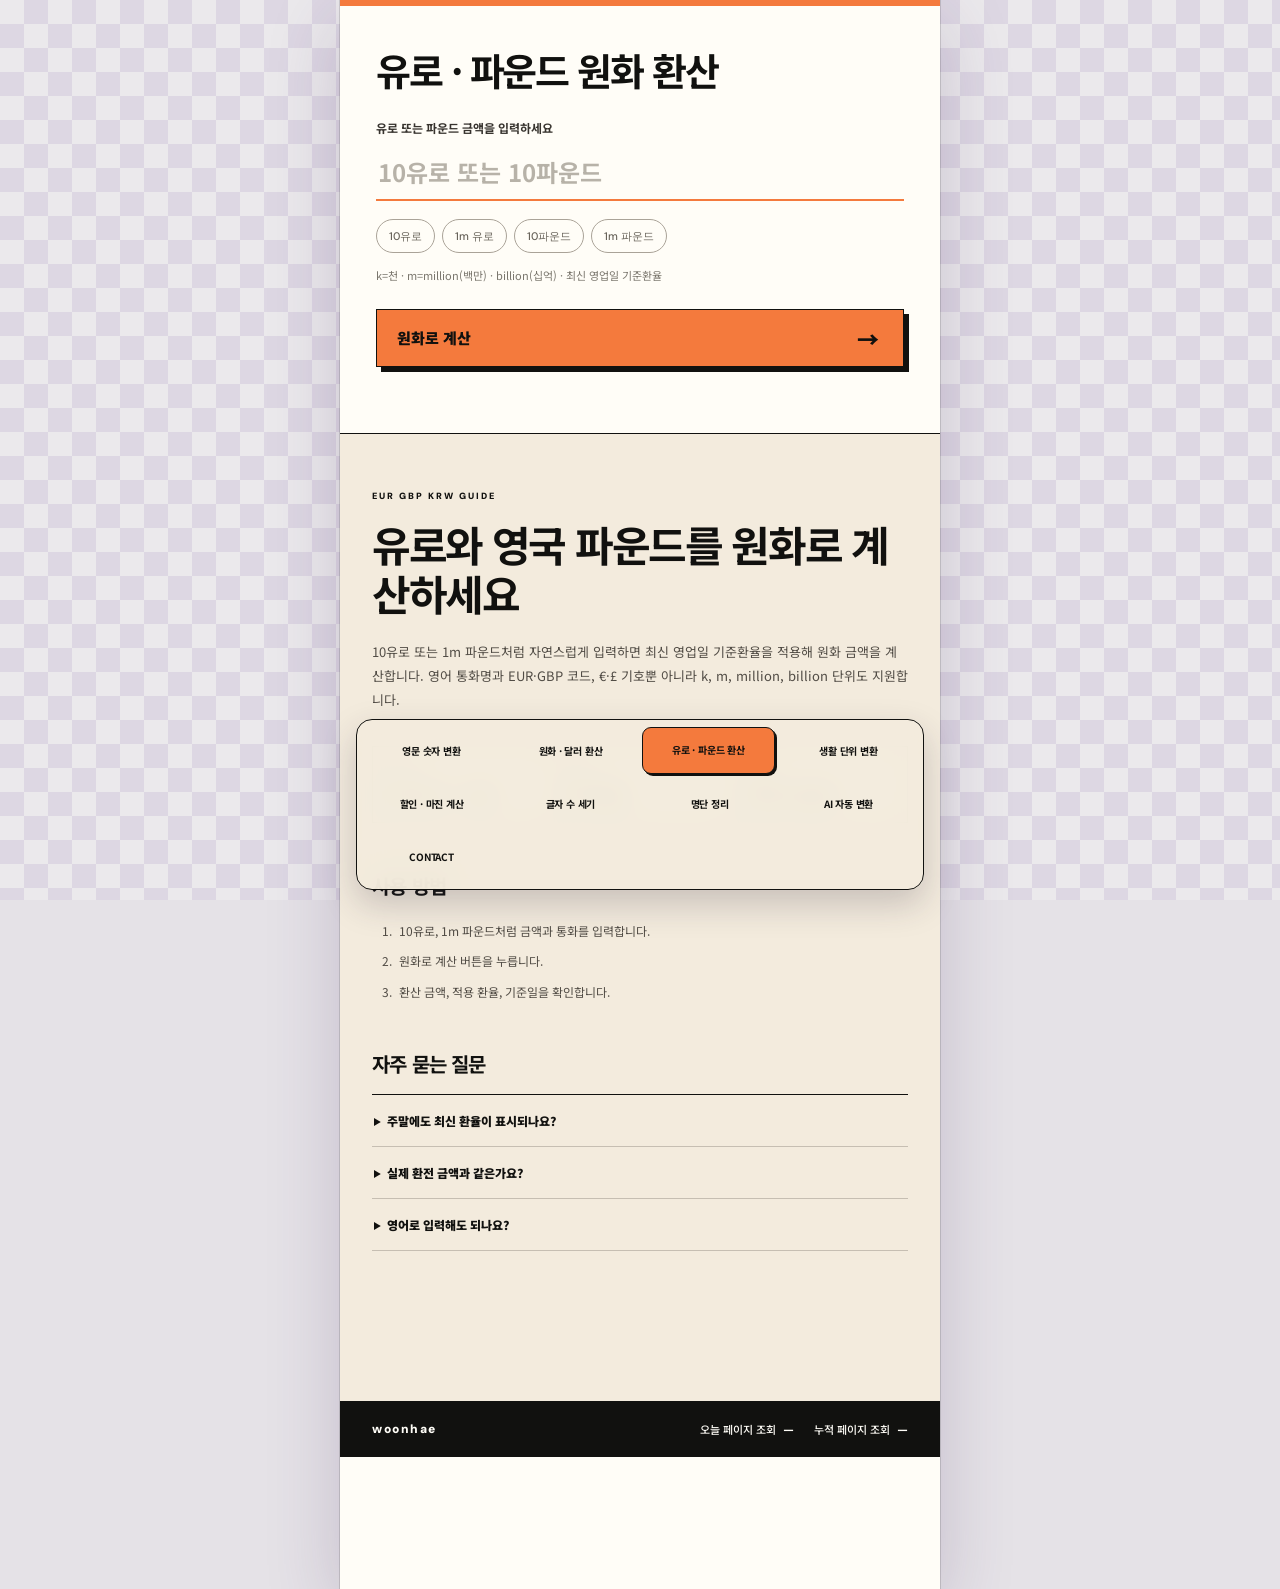
<file: tools/euro-pound/index.html>
<!doctype html>
<html lang="ko">
<head>
  <meta charset="utf-8">
  <meta name="viewport" content="width=device-width, initial-scale=1">
  <meta name="google-adsense-account" content="ca-pub-3062467800658496">
  <script async src="https://pagead2.googlesyndication.com/pagead/js/adsbygoogle.js?client=ca-pub-3062467800658496" crossorigin="anonymous"></script>
  <meta name="description" content="유로와 영국 파운드를 최신 영업일 환율로 원화 환산하는 무료 EUR·GBP·KRW 계산기입니다.">
  <meta name="robots" content="index,follow,max-image-preview:large,max-snippet:-1,max-video-preview:-1">
  <link rel="canonical" href="https://browsertools.kr/tools/euro-pound/">
  <link rel="alternate" hreflang="ko-KR" href="https://browsertools.kr/tools/euro-pound/">
  <link rel="icon" href="/favicon.ico" sizes="any">
  <link rel="icon" href="/favicon-48x48.png" type="image/png" sizes="48x48">
  <link rel="icon" href="/static/favicon.svg" type="image/svg+xml">
  <meta property="og:type" content="website">
  <meta property="og:locale" content="ko_KR">
  <meta property="og:site_name" content="WOONHAE">
  <meta property="og:title" content="유로·파운드 원화 환율 계산기 | WOONHAE">
  <meta property="og:description" content="유로와 영국 파운드를 최신 영업일 환율로 원화 환산하는 무료 EUR·GBP·KRW 계산기입니다.">
  <meta property="og:url" content="https://browsertools.kr/tools/euro-pound/">
  <meta property="og:image" content="https://browsertools.kr/static/og-woonhae.svg">
  <meta property="og:image:width" content="1200">
  <meta property="og:image:height" content="630">
  <meta property="og:image:alt" content="WOONHAE 유로 파운드 원화 환율 계산기">
  <meta name="twitter:card" content="summary_large_image">
  <meta name="twitter:title" content="유로·파운드 원화 환율 계산기 | WOONHAE">
  <meta name="twitter:description" content="유로와 영국 파운드를 최신 영업일 환율로 원화 환산하는 무료 EUR·GBP·KRW 계산기입니다.">
  <meta name="twitter:image" content="https://browsertools.kr/static/og-woonhae.svg">
  <meta name="twitter:image:alt" content="WOONHAE 유로 파운드 원화 환율 계산기">
  <meta name="theme-color" content="#f3ebdd">
  <title>유로·파운드 원화 환율 계산기 | WOONHAE</title>
  <script type="application/ld+json">{"@context":"https://schema.org","@graph":[{"@type":"WebSite","@id":"https://browsertools.kr/#website","url":"https://browsertools.kr/","name":"WOONHAE","description":"한국어 숫자, 환율, 생활 단위와 텍스트를 빠르게 처리하는 무료 웹 도구","inLanguage":"ko-KR"},{"@type":"SoftwareApplication","@id":"https://browsertools.kr/tools/euro-pound/#page","url":"https://browsertools.kr/tools/euro-pound/","name":"유로·파운드 원화 환율 계산기","description":"유로와 영국 파운드를 최신 영업일 환율로 원화 환산하는 무료 계산기입니다.","inLanguage":"ko-KR","isPartOf":{"@id":"https://browsertools.kr/#website"},"applicationCategory":"FinanceApplication","operatingSystem":"Any","offers":{"@type":"Offer","price":"0","priceCurrency":"KRW"}},{"@type":"BreadcrumbList","itemListElement":[{"@type":"ListItem","position":1,"name":"WOONHAE 변환 도구","item":"https://browsertools.kr/"},{"@type":"ListItem","position":2,"name":"유로·파운드 원화 환산","item":"https://browsertools.kr/tools/euro-pound/"}]},{"@type":"FAQPage","mainEntity":[{"@type":"Question","name":"주말에도 최신 환율이 표시되나요?","acceptedAnswer":{"@type":"Answer","text":"환율 시장의 최신 영업일 데이터를 사용하므로 주말과 공휴일에는 직전 영업일 환율이 표시될 수 있습니다."}},{"@type":"Question","name":"실제 환전 금액과 같은가요?","acceptedAnswer":{"@type":"Answer","text":"은행, 카드사 또는 환전소의 수수료와 우대율이 반영되지 않은 참고용 기준환율입니다."}},{"@type":"Question","name":"영어로 입력해도 되나요?","acceptedAnswer":{"@type":"Answer","text":"네. 10 euros, 10 pounds, EUR 10, GBP 10 형식도 인식합니다."}}]}]}</script>
  <link rel="stylesheet" href="/static/style.css?v=functiongemma-study-7">
  <script src="/static/tools.js?v=won-reading-1" defer></script>
  <script src="/static/visitor-counter-config.js" defer></script>
  <script src="/static/visitor-counter.js?v=shared-pageviews-1" defer></script>
  <script src="/static/app.js?v=won-reading-1" defer></script>
</head>
<body class="tool-page compact-tool theme-orange">
  <nav class="tool-nav" aria-label="도구 선택">
    <a href="/">영문 숫자 변환</a>
    <a href="/tools/currency/">원화 · 달러 환산</a>
    <a href="/tools/euro-pound/" class="active">유로 · 파운드 환산</a>
    <a href="/tools/unit/">생활 단위 변환</a>
    <a href="/tools/margin/">할인 · 마진 계산</a>
    <a href="/tools/character-count/">글자 수 세기</a>
    <a href="/tools/clean-list/">명단 정리</a>
    <a href="/tools/ai-converter/">AI 자동 변환</a>
    <a href="/tools/info/">CONTACT</a>
  </nav>

  <main class="tool-main">
    <section class="compact-workspace">
      <div class="form-panel">
        <h1 class="tool-page-title">유로 · 파운드 원화 환산</h1>
        <form data-tool="eur-gbp-krw">
          <label for="euro-pound-amount">유로 또는 파운드 금액을 입력하세요</label>
          <input id="euro-pound-amount" name="amount" inputmode="text" placeholder="10유로 또는 10파운드" required autofocus autocomplete="off">
          <p class="example-line"><button type="button" data-example="10유로">10유로</button><button type="button" data-example="1m 유로">1m 유로</button><button type="button" data-example="10파운드">10파운드</button><button type="button" data-example="1m 파운드">1m 파운드</button></p>
          <p class="field-help">k=천 · m=million(백만) · billion(십억) · 최신 영업일 기준환율</p>
          <button class="submit-button" type="submit">원화로 계산 <span>→</span></button>
        </form>
        <div class="result" aria-live="polite" hidden></div>
      </div>
    </section>

    <section class="seo-guide" aria-labelledby="seo-guide-title">
      <p class="seo-kicker">EUR GBP KRW GUIDE</p>
      <h2 id="seo-guide-title">유로와 영국 파운드를 원화로 계산하세요</h2>
      <p class="seo-intro">10유로 또는 1m 파운드처럼 자연스럽게 입력하면 최신 영업일 기준환율을 적용해 원화 금액을 계산합니다. 영어 통화명과 EUR·GBP 코드, €·£ 기호뿐 아니라 k, m, million, billion 단위도 지원합니다.</p>
      <dl class="seo-facts"><div><dt>지원 방향</dt><dd>EUR·GBP → KRW</dd></div><div><dt>환율 기준</dt><dd>최신 영업일</dd></div><div><dt>입력 예시</dt><dd>10유로·10파운드</dd></div></dl>
      <h3>사용 방법</h3>
      <ol><li>10유로, 1m 파운드처럼 금액과 통화를 입력합니다.</li><li>원화로 계산 버튼을 누릅니다.</li><li>환산 금액, 적용 환율, 기준일을 확인합니다.</li></ol>
      <h3>자주 묻는 질문</h3>
      <div class="seo-faq"><details><summary>주말에도 최신 환율이 표시되나요?</summary><p>환율 시장의 최신 영업일 데이터를 사용하므로 주말과 공휴일에는 직전 영업일 환율이 표시될 수 있습니다.</p></details><details><summary>실제 환전 금액과 같은가요?</summary><p>은행, 카드사 또는 환전소의 수수료와 우대율이 반영되지 않은 참고용 기준환율입니다.</p></details><details><summary>영어로 입력해도 되나요?</summary><p>네. 10 euros, 10 pounds, EUR 10, GBP 10 형식도 인식합니다.</p></details></div>
    </section>
  </main>
</body>
</html>
</file>
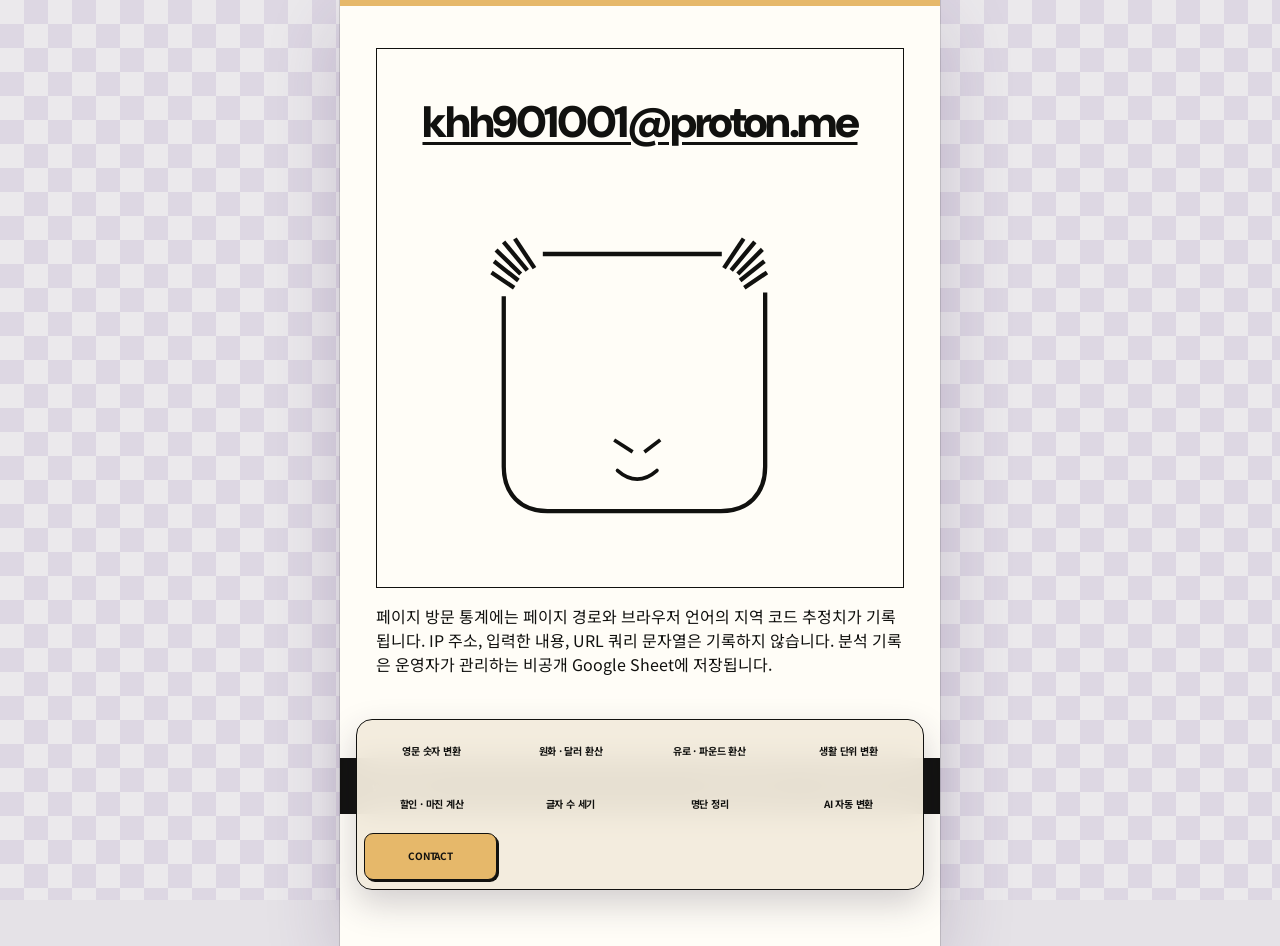
<file: tools/info/index.html>
<!doctype html>
<html lang="ko">
<head>
  <meta charset="utf-8">
  <meta name="viewport" content="width=device-width, initial-scale=1">
  <meta name="google-adsense-account" content="ca-pub-3062467800658496">
  <script async src="https://pagead2.googlesyndication.com/pagead/js/adsbygoogle.js?client=ca-pub-3062467800658496" crossorigin="anonymous"></script>
  <meta name="description" content="WOONHAE 연락처와 캐릭터를 확인할 수 있는 CONTACT 페이지입니다.">
  <meta name="robots" content="index,follow,max-image-preview:large,max-snippet:-1,max-video-preview:-1">
  
  
  <link rel="canonical" href="https://browsertools.kr/tools/info/">
  <link rel="alternate" hreflang="ko-KR" href="https://browsertools.kr/tools/info/">
  <link rel="icon" href="/favicon.ico" sizes="any">
  <link rel="icon" href="/favicon-48x48.png" type="image/png" sizes="48x48">
  <link rel="icon" href="/static/favicon.svg" type="image/svg+xml">
  <meta property="og:type" content="website">
  <meta property="og:locale" content="ko_KR">
  <meta property="og:site_name" content="WOONHAE">
  <meta property="og:title" content="WOONHAE CONTACT">
  <meta property="og:description" content="WOONHAE 연락처와 캐릭터를 확인할 수 있는 CONTACT 페이지입니다.">
  <meta property="og:url" content="https://browsertools.kr/tools/info/">
  <meta property="og:image" content="https://browsertools.kr/static/og-woonhae.svg">
  <meta property="og:image:width" content="1200">
  <meta property="og:image:height" content="630">
  <meta property="og:image:alt" content="WOONHAE 무료 한국어 변환 도구">
  <meta name="twitter:card" content="summary_large_image">
  <meta name="twitter:title" content="WOONHAE CONTACT">
  <meta name="twitter:description" content="WOONHAE 연락처와 캐릭터를 확인할 수 있는 CONTACT 페이지입니다.">
  <meta name="twitter:image" content="https://browsertools.kr/static/og-woonhae.svg">
  <meta name="twitter:image:alt" content="WOONHAE 무료 한국어 변환 도구">
  <meta name="theme-color" content="#f3ebdd">
  <title>WOONHAE CONTACT</title>
  <script type="application/ld+json">{"@context":"https://schema.org","@graph":[{"@type":"WebSite","@id":"https://browsertools.kr/#website","url":"https://browsertools.kr/","name":"WOONHAE","alternateName":"WOONHAE","description":"한국어 숫자, 환율, 생활 단위와 텍스트를 빠르게 처리하는 무료 웹 도구","inLanguage":"ko-KR"},{"@type":"ContactPage","@id":"https://browsertools.kr/tools/info/#page","url":"https://browsertools.kr/tools/info/","name":"WOONHAE CONTACT","description":"WOONHAE 연락처와 캐릭터를 확인할 수 있는 CONTACT 페이지입니다.","inLanguage":"ko-KR","isPartOf":{"@id":"https://browsertools.kr/#website"}},{"@type":"BreadcrumbList","@id":"https://browsertools.kr/tools/info/#breadcrumb","itemListElement":[{"@type":"ListItem","position":1,"name":"WOONHAE 변환 도구","item":"https://browsertools.kr/"},{"@type":"ListItem","position":2,"name":"CONTACT","item":"https://browsertools.kr/tools/info/"}]}]}</script>
  <link rel="stylesheet" href="/static/style.css?v=functiongemma-study-7">
  <script src="/static/tools.js" defer></script>
  <script src="/static/visitor-counter-config.js" defer></script>
  <script src="/static/visitor-counter.js?v=shared-pageviews-1" defer></script>
  <script src="/static/app.js" defer></script>
  <script src="/static/ai-converter.js?v=functiongemma-webgpu-6" defer></script>
</head>
<body class="tool-page compact-tool theme-sand">
  
  <nav class="tool-nav" aria-label="도구 선택">
    
    <a href="/" class="">
      영문 숫자 변환
    </a>
    
    <a href="/tools/currency/" class="">
      원화 · 달러 환산
    </a>
    <a href="/tools/euro-pound/" class="">
      유로 · 파운드 환산
    </a>
    
    <a href="/tools/unit/" class="">
      생활 단위 변환
    </a>
    
    <a href="/tools/margin/" class="">
      할인 · 마진 계산
    </a>
    
    <a href="/tools/character-count/" class="">
      글자 수 세기
    </a>
    
    <a href="/tools/clean-list/" class="">
      명단 정리
    </a>
    
    <a href="/tools/ai-converter/" class="">
      AI 자동 변환
    </a>
    
    <a href="/tools/info/" class="active">
      CONTACT
    </a>
    
  </nav>
  
  
<main class="tool-main">
  <section class="compact-workspace info-workspace">
    <div class="form-panel">
      <section class="info-contact" aria-labelledby="info-title">
        <h1 class="info-contact__email" id="info-title">
          <a href="mailto:khh901001@proton.me">khh901001@proton.me</a>
        </h1>
        <div class="info-contact__character">
          <img src="/static/woonhae-character.svg" alt="미소 짓는 WOONHAE 캐릭터">
        </div>
      </section>
      <p class="info-analytics-note">페이지 방문 통계에는 페이지 경로와 브라우저 언어의 지역 코드 추정치가 기록됩니다. IP 주소, 입력한 내용, URL 쿼리 문자열은 기록하지 않습니다. 분석 기록은 운영자가 관리하는 비공개 Google Sheet에 저장됩니다.</p>
    </div>
  </section>
</main>

</body>
</html>
</file>
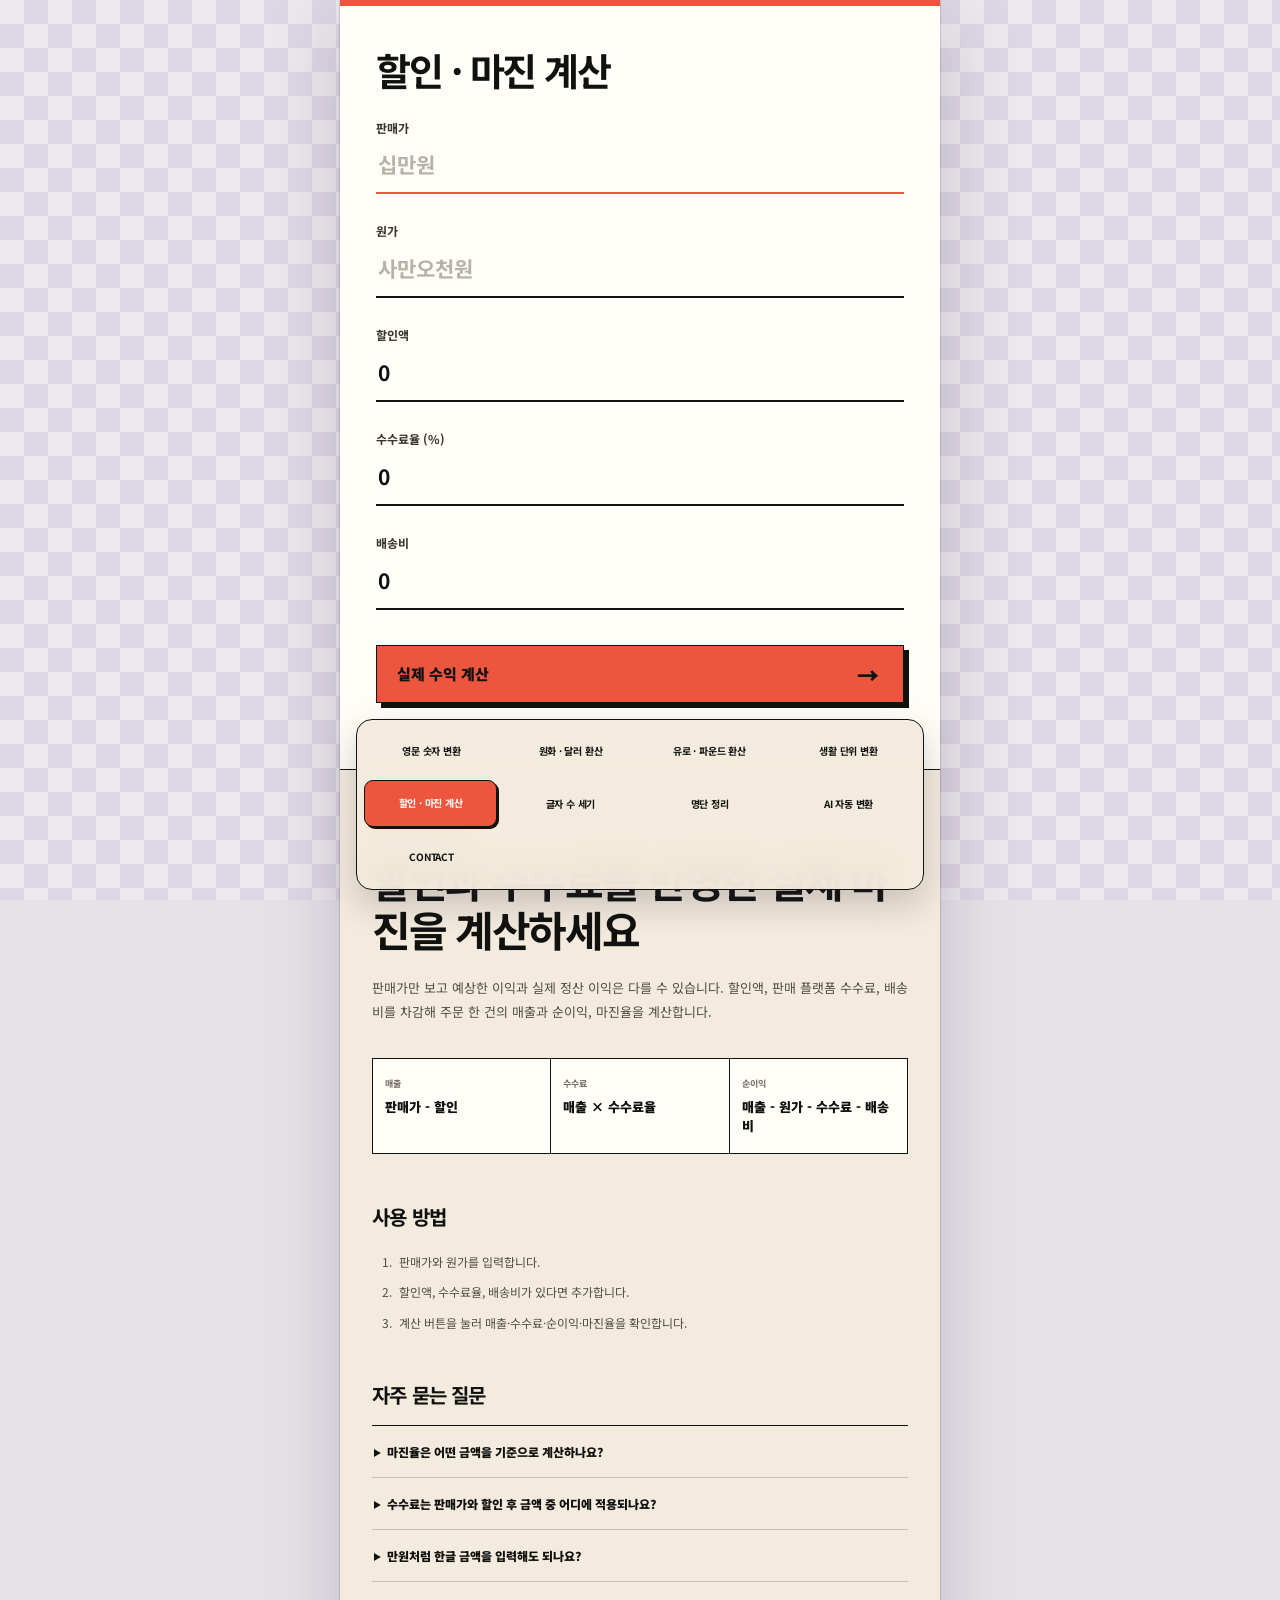
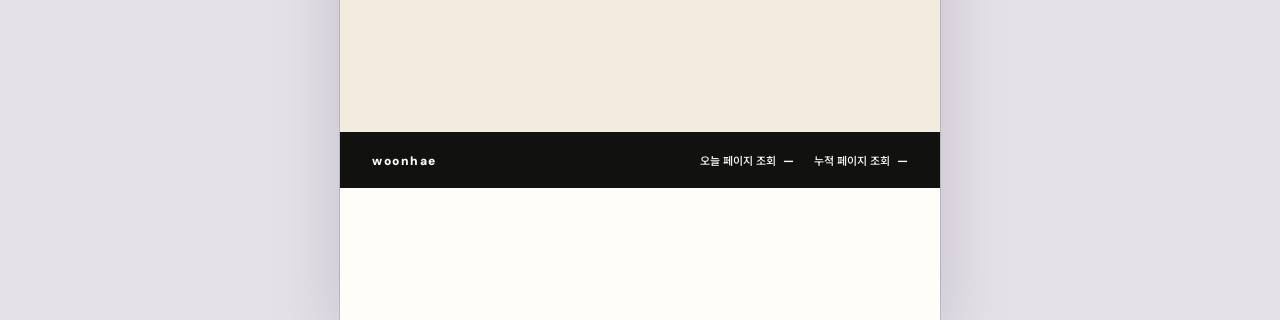
<file: tools/margin/index.html>
<!doctype html>
<html lang="ko">
<head>
  <meta charset="utf-8">
  <meta name="viewport" content="width=device-width, initial-scale=1">
  <meta name="google-adsense-account" content="ca-pub-3062467800658496">
  <script async src="https://pagead2.googlesyndication.com/pagead/js/adsbygoogle.js?client=ca-pub-3062467800658496" crossorigin="anonymous"></script>
  <meta name="description" content="판매가와 원가에 할인, 플랫폼 수수료, 배송비를 반영해 매출·순이익·마진율을 계산합니다.">
  <meta name="robots" content="index,follow,max-image-preview:large,max-snippet:-1,max-video-preview:-1">
  
  
  <link rel="canonical" href="https://browsertools.kr/tools/margin/">
  <link rel="alternate" hreflang="ko-KR" href="https://browsertools.kr/tools/margin/">
  <link rel="icon" href="/favicon.ico" sizes="any">
  <link rel="icon" href="/favicon-48x48.png" type="image/png" sizes="48x48">
  <link rel="icon" href="/static/favicon.svg" type="image/svg+xml">
  <meta property="og:type" content="website">
  <meta property="og:locale" content="ko_KR">
  <meta property="og:site_name" content="WOONHAE">
  <meta property="og:title" content="판매 마진 계산기 - 할인·수수료·순이익 | WOONHAE">
  <meta property="og:description" content="판매가와 원가에 할인, 플랫폼 수수료, 배송비를 반영해 매출·순이익·마진율을 계산합니다.">
  <meta property="og:url" content="https://browsertools.kr/tools/margin/">
  <meta property="og:image" content="https://browsertools.kr/static/og-woonhae.svg">
  <meta property="og:image:width" content="1200">
  <meta property="og:image:height" content="630">
  <meta property="og:image:alt" content="WOONHAE 무료 한국어 변환 도구">
  <meta name="twitter:card" content="summary_large_image">
  <meta name="twitter:title" content="판매 마진 계산기 - 할인·수수료·순이익 | WOONHAE">
  <meta name="twitter:description" content="판매가와 원가에 할인, 플랫폼 수수료, 배송비를 반영해 매출·순이익·마진율을 계산합니다.">
  <meta name="twitter:image" content="https://browsertools.kr/static/og-woonhae.svg">
  <meta name="twitter:image:alt" content="WOONHAE 무료 한국어 변환 도구">
  <meta name="theme-color" content="#f3ebdd">
  <title>판매 마진 계산기 - 할인·수수료·순이익 | WOONHAE</title>
  <script type="application/ld+json">{"@context":"https://schema.org","@graph":[{"@type":"WebSite","@id":"https://browsertools.kr/#website","url":"https://browsertools.kr/","name":"WOONHAE","alternateName":"WOONHAE","description":"한국어 숫자, 환율, 생활 단위와 텍스트를 빠르게 처리하는 무료 웹 도구","inLanguage":"ko-KR"},{"@type":"SoftwareApplication","@id":"https://browsertools.kr/tools/margin/#page","url":"https://browsertools.kr/tools/margin/","name":"판매 마진 계산기","description":"판매가와 원가에 할인, 플랫폼 수수료, 배송비를 반영해 매출·순이익·마진율을 계산합니다.","inLanguage":"ko-KR","isPartOf":{"@id":"https://browsertools.kr/#website"},"applicationCategory":"UtilitiesApplication","operatingSystem":"Any","offers":{"@type":"Offer","price":"0","priceCurrency":"KRW"}},{"@type":"BreadcrumbList","@id":"https://browsertools.kr/tools/margin/#breadcrumb","itemListElement":[{"@type":"ListItem","position":1,"name":"WOONHAE 변환 도구","item":"https://browsertools.kr/"},{"@type":"ListItem","position":2,"name":"판매 마진 계산기","item":"https://browsertools.kr/tools/margin/"}]},{"@type":"FAQPage","@id":"https://browsertools.kr/tools/margin/#faq","mainEntity":[{"@type":"Question","name":"마진율은 어떤 금액을 기준으로 계산하나요?","acceptedAnswer":{"@type":"Answer","text":"이 계산기는 할인 후 매출 대비 순이익의 비율을 마진율로 표시합니다."}},{"@type":"Question","name":"수수료는 판매가와 할인 후 금액 중 어디에 적용되나요?","acceptedAnswer":{"@type":"Answer","text":"수수료는 판매가에서 할인을 뺀 실제 매출에 적용합니다."}},{"@type":"Question","name":"만원처럼 한글 금액을 입력해도 되나요?","acceptedAnswer":{"@type":"Answer","text":"네. 십만원, 4만5천원처럼 한글과 숫자가 섞인 금액도 입력할 수 있습니다."}}]}]}</script>
  <link rel="stylesheet" href="/static/style.css?v=functiongemma-study-7">
  <script src="/static/tools.js" defer></script>
  <script src="/static/visitor-counter-config.js" defer></script>
  <script src="/static/visitor-counter.js?v=shared-pageviews-1" defer></script>
  <script src="/static/app.js" defer></script>
  <script src="/static/ai-converter.js?v=functiongemma-webgpu-6" defer></script>
</head>
<body class="tool-page compact-tool theme-red">
  
  <nav class="tool-nav" aria-label="도구 선택">
    
    <a href="/" class="">
      영문 숫자 변환
    </a>
    
    <a href="/tools/currency/" class="">
      원화 · 달러 환산
    </a>
    <a href="/tools/euro-pound/" class="">
      유로 · 파운드 환산
    </a>
    
    <a href="/tools/unit/" class="">
      생활 단위 변환
    </a>
    
    <a href="/tools/margin/" class="active">
      할인 · 마진 계산
    </a>
    
    <a href="/tools/character-count/" class="">
      글자 수 세기
    </a>
    
    <a href="/tools/clean-list/" class="">
      명단 정리
    </a>
    
    <a href="/tools/ai-converter/" class="">
      AI 자동 변환
    </a>
    
    <a href="/tools/info/" class="">
      CONTACT
    </a>
    
  </nav>
  
  
<main class="tool-main">
  <section class="compact-workspace">
    <div class="form-panel">
      <h1 class="tool-page-title">할인 · 마진 계산</h1>
      
      <form data-tool="margin">
        <div class="field-grid">
          <label>판매가<input name="price" inputmode="text" placeholder="십만원" required autofocus></label>
          <label>원가<input name="cost" inputmode="text" placeholder="사만오천원" required></label>
          <label>할인액<input name="discount" inputmode="text" value="0"></label>
          <label>수수료율 (%)<input name="fee_rate" inputmode="decimal" value="0"></label>
          <label>배송비<input name="shipping" inputmode="text" value="0"></label>
        </div>
        <button class="submit-button" type="submit">실제 수익 계산 <span>→</span></button>
      </form>
      
      <div class="result" aria-live="polite" hidden></div>
    </div>
  </section>

<!-- SEO_CONTENT_START -->
<section class="seo-guide" aria-labelledby="seo-guide-title">
  <p class="seo-kicker">MARGIN GUIDE</p>
  <h2 id="seo-guide-title">할인과 수수료를 반영한 실제 마진을 계산하세요</h2>
  <p class="seo-intro">판매가만 보고 예상한 이익과 실제 정산 이익은 다를 수 있습니다. 할인액, 판매 플랫폼 수수료, 배송비를 차감해 주문 한 건의 매출과 순이익, 마진율을 계산합니다.</p>
  <dl class="seo-facts"><div><dt>매출</dt><dd>판매가 - 할인</dd></div><div><dt>수수료</dt><dd>매출 × 수수료율</dd></div><div><dt>순이익</dt><dd>매출 - 원가 - 수수료 - 배송비</dd></div></dl>
  <h3>사용 방법</h3>
  <ol><li>판매가와 원가를 입력합니다.</li><li>할인액, 수수료율, 배송비가 있다면 추가합니다.</li><li>계산 버튼을 눌러 매출·수수료·순이익·마진율을 확인합니다.</li></ol>
  <h3>자주 묻는 질문</h3>
  <div class="seo-faq"><details><summary>마진율은 어떤 금액을 기준으로 계산하나요?</summary><p>이 계산기는 할인 후 매출 대비 순이익의 비율을 마진율로 표시합니다.</p></details><details><summary>수수료는 판매가와 할인 후 금액 중 어디에 적용되나요?</summary><p>수수료는 판매가에서 할인을 뺀 실제 매출에 적용합니다.</p></details><details><summary>만원처럼 한글 금액을 입력해도 되나요?</summary><p>네. 십만원, 4만5천원처럼 한글과 숫자가 섞인 금액도 입력할 수 있습니다.</p></details></div>
</section>
<!-- SEO_CONTENT_END -->
</main>

</body>
</html>
</file>
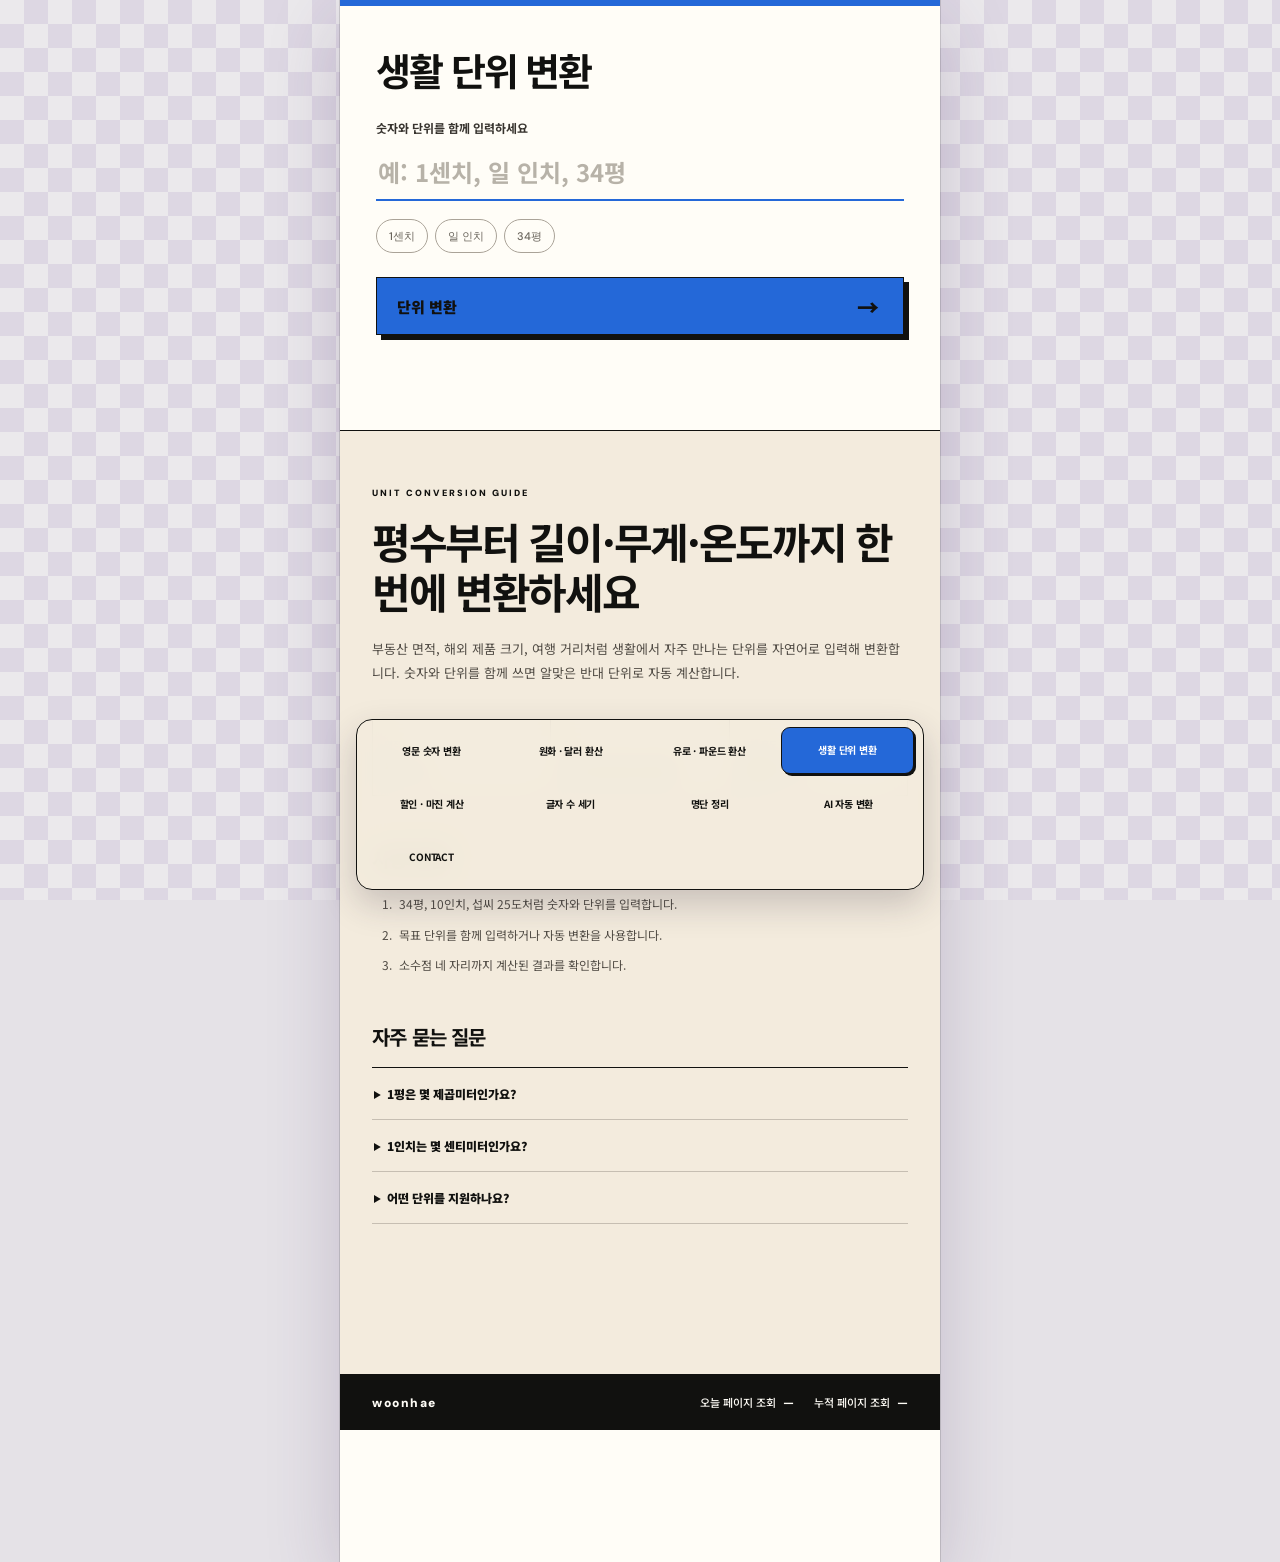
<file: tools/unit/index.html>
<!doctype html>
<html lang="ko">
<head>
  <meta charset="utf-8">
  <meta name="viewport" content="width=device-width, initial-scale=1">
  <meta name="google-adsense-account" content="ca-pub-3062467800658496">
  <script async src="https://pagead2.googlesyndication.com/pagead/js/adsbygoogle.js?client=ca-pub-3062467800658496" crossorigin="anonymous"></script>
  <meta name="description" content="평·제곱미터, 인치·센티미터, kg·파운드, km·마일과 섭씨·화씨를 한국어로 변환합니다.">
  <meta name="robots" content="index,follow,max-image-preview:large,max-snippet:-1,max-video-preview:-1">
  
  
  <link rel="canonical" href="https://browsertools.kr/tools/unit/">
  <link rel="alternate" hreflang="ko-KR" href="https://browsertools.kr/tools/unit/">
  <link rel="icon" href="/favicon.ico" sizes="any">
  <link rel="icon" href="/favicon-48x48.png" type="image/png" sizes="48x48">
  <link rel="icon" href="/static/favicon.svg" type="image/svg+xml">
  <meta property="og:type" content="website">
  <meta property="og:locale" content="ko_KR">
  <meta property="og:site_name" content="WOONHAE">
  <meta property="og:title" content="생활 단위 변환기 - 평·㎡·인치·센티·kg | WOONHAE">
  <meta property="og:description" content="평·제곱미터, 인치·센티미터, kg·파운드, km·마일과 섭씨·화씨를 한국어로 변환합니다.">
  <meta property="og:url" content="https://browsertools.kr/tools/unit/">
  <meta property="og:image" content="https://browsertools.kr/static/og-woonhae.svg">
  <meta property="og:image:width" content="1200">
  <meta property="og:image:height" content="630">
  <meta property="og:image:alt" content="WOONHAE 무료 한국어 변환 도구">
  <meta name="twitter:card" content="summary_large_image">
  <meta name="twitter:title" content="생활 단위 변환기 - 평·㎡·인치·센티·kg | WOONHAE">
  <meta name="twitter:description" content="평·제곱미터, 인치·센티미터, kg·파운드, km·마일과 섭씨·화씨를 한국어로 변환합니다.">
  <meta name="twitter:image" content="https://browsertools.kr/static/og-woonhae.svg">
  <meta name="twitter:image:alt" content="WOONHAE 무료 한국어 변환 도구">
  <meta name="theme-color" content="#f3ebdd">
  <title>생활 단위 변환기 - 평·㎡·인치·센티·kg | WOONHAE</title>
  <script type="application/ld+json">{"@context":"https://schema.org","@graph":[{"@type":"WebSite","@id":"https://browsertools.kr/#website","url":"https://browsertools.kr/","name":"WOONHAE","alternateName":"WOONHAE","description":"한국어 숫자, 환율, 생활 단위와 텍스트를 빠르게 처리하는 무료 웹 도구","inLanguage":"ko-KR"},{"@type":"SoftwareApplication","@id":"https://browsertools.kr/tools/unit/#page","url":"https://browsertools.kr/tools/unit/","name":"생활 단위 변환기","description":"평·제곱미터, 인치·센티미터, kg·파운드, km·마일과 섭씨·화씨를 한국어로 변환합니다.","inLanguage":"ko-KR","isPartOf":{"@id":"https://browsertools.kr/#website"},"applicationCategory":"UtilitiesApplication","operatingSystem":"Any","offers":{"@type":"Offer","price":"0","priceCurrency":"KRW"}},{"@type":"BreadcrumbList","@id":"https://browsertools.kr/tools/unit/#breadcrumb","itemListElement":[{"@type":"ListItem","position":1,"name":"WOONHAE 변환 도구","item":"https://browsertools.kr/"},{"@type":"ListItem","position":2,"name":"생활 단위 변환기","item":"https://browsertools.kr/tools/unit/"}]},{"@type":"FAQPage","@id":"https://browsertools.kr/tools/unit/#faq","mainEntity":[{"@type":"Question","name":"1평은 몇 제곱미터인가요?","acceptedAnswer":{"@type":"Answer","text":"1평은 약 3.305785㎡입니다. 실제 부동산 표기에서는 계산 결과를 적절히 반올림해 사용하세요."}},{"@type":"Question","name":"1인치는 몇 센티미터인가요?","acceptedAnswer":{"@type":"Answer","text":"1인치는 정확히 2.54cm입니다."}},{"@type":"Question","name":"어떤 단위를 지원하나요?","acceptedAnswer":{"@type":"Answer","text":"면적, 길이, 무게, 거리와 온도 단위를 지원하며 평·㎡·mm·cm·m·km·inch·ft·yard·mile·g·kg·lb·oz·ton 등을 인식합니다."}}]}]}</script>
  <link rel="stylesheet" href="/static/style.css?v=functiongemma-study-7">
  <script src="/static/tools.js" defer></script>
  <script src="/static/visitor-counter-config.js" defer></script>
  <script src="/static/visitor-counter.js?v=shared-pageviews-1" defer></script>
  <script src="/static/app.js" defer></script>
  <script src="/static/ai-converter.js?v=functiongemma-webgpu-6" defer></script>
</head>
<body class="tool-page compact-tool theme-blue">
  
  <nav class="tool-nav" aria-label="도구 선택">
    
    <a href="/" class="">
      영문 숫자 변환
    </a>
    
    <a href="/tools/currency/" class="">
      원화 · 달러 환산
    </a>
    <a href="/tools/euro-pound/" class="">
      유로 · 파운드 환산
    </a>
    
    <a href="/tools/unit/" class="active">
      생활 단위 변환
    </a>
    
    <a href="/tools/margin/" class="">
      할인 · 마진 계산
    </a>
    
    <a href="/tools/character-count/" class="">
      글자 수 세기
    </a>
    
    <a href="/tools/clean-list/" class="">
      명단 정리
    </a>
    
    <a href="/tools/ai-converter/" class="">
      AI 자동 변환
    </a>
    
    <a href="/tools/info/" class="">
      CONTACT
    </a>
    
  </nav>
  
  
<main class="tool-main">
  <section class="compact-workspace">
    <div class="form-panel">
      <h1 class="tool-page-title">생활 단위 변환</h1>
      
      <form data-tool="unit">
        <label for="unit-value">숫자와 단위를 함께 입력하세요</label>
        <input id="unit-value" name="value" placeholder="예: 1센치, 일 인치, 34평" required autofocus autocomplete="off">
        <p class="example-line"><button type="button" data-example="1센치">1센치</button><button type="button" data-example="일 인치">일 인치</button><button type="button" data-example="34평">34평</button></p>
        <button class="submit-button" type="submit">단위 변환 <span>→</span></button>
      </form>
      
      <div class="result" aria-live="polite" hidden></div>
    </div>
  </section>

<!-- SEO_CONTENT_START -->
<section class="seo-guide" aria-labelledby="seo-guide-title">
  <p class="seo-kicker">UNIT CONVERSION GUIDE</p>
  <h2 id="seo-guide-title">평수부터 길이·무게·온도까지 한 번에 변환하세요</h2>
  <p class="seo-intro">부동산 면적, 해외 제품 크기, 여행 거리처럼 생활에서 자주 만나는 단위를 자연어로 입력해 변환합니다. 숫자와 단위를 함께 쓰면 알맞은 반대 단위로 자동 계산합니다.</p>
  <dl class="seo-facts"><div><dt>면적</dt><dd>평 ↔ ㎡</dd></div><div><dt>길이</dt><dd>cm·inch·km·mile</dd></div><div><dt>무게·온도</dt><dd>kg·lb·℃·℉</dd></div></dl>
  <h3>사용 방법</h3>
  <ol><li>34평, 10인치, 섭씨 25도처럼 숫자와 단위를 입력합니다.</li><li>목표 단위를 함께 입력하거나 자동 변환을 사용합니다.</li><li>소수점 네 자리까지 계산된 결과를 확인합니다.</li></ol>
  <h3>자주 묻는 질문</h3>
  <div class="seo-faq"><details><summary>1평은 몇 제곱미터인가요?</summary><p>1평은 약 3.305785㎡입니다. 실제 부동산 표기에서는 계산 결과를 적절히 반올림해 사용하세요.</p></details><details><summary>1인치는 몇 센티미터인가요?</summary><p>1인치는 정확히 2.54cm입니다.</p></details><details><summary>어떤 단위를 지원하나요?</summary><p>면적, 길이, 무게, 거리와 온도 단위를 지원하며 평·㎡·mm·cm·m·km·inch·ft·yard·mile·g·kg·lb·oz·ton 등을 인식합니다.</p></details></div>
</section>
<!-- SEO_CONTENT_END -->
</main>

</body>
</html>
</file>
<file: static/style.css>
@import url('https://fonts.googleapis.com/css2?family=DM+Sans:wght@400;500;700&family=Noto+Sans+KR:wght@400;500;700;900&display=swap');

:root {
  --black:#11110f; --ivory:#f3ebdd; --white:#fffdf7;
  --yellow:#f8d21f; --blue:#2468d8; --red:#ed563e;
  --pink:#f45d98; --green:#b7d43e; --sand:#e6b86a; --purple:#8f6fba; --orange:#f47a3d;
  --accent:var(--yellow); --accent-ink:var(--black);
}
* { box-sizing:border-box; }
.visually-hidden { width:1px; height:1px; overflow:hidden; position:absolute; margin:-1px; padding:0; border:0; clip:rect(0 0 0 0); clip-path:inset(50%); white-space:nowrap; }
html { scroll-behavior:smooth; }
body { margin:0; color:var(--black); background:var(--ivory); font-family:"Noto Sans KR",sans-serif; }
a { color:inherit; }
button,input,textarea,select { font:inherit; }
.site-nav { height:86px; display:grid; grid-template-columns:1fr auto 1fr; align-items:center; padding:0 4vw; border-bottom:1px solid currentColor; background:var(--ivory); position:relative; z-index:10; }
.wordmark { width:max-content; text-decoration:none; font:900 clamp(22px,2.3vw,34px)/1 "DM Sans",sans-serif; letter-spacing:-2px; }
.wordmark span { position:relative; top:-10px; margin-left:2px; font-size:9px; letter-spacing:0; }
.site-nav>p { margin:0; font-size:10px; font-weight:700; line-height:1.35; text-align:center; letter-spacing:1.5px; text-transform:uppercase; }
.nav-index { justify-self:end; text-decoration:none; font-size:13px; font-weight:700; }
.nav-index span { display:inline-grid; place-items:center; width:32px; height:32px; margin-left:10px; border:1px solid; border-radius:50%; }

/* Home */
.home-hero { min-height:calc(100vh - 86px); overflow:hidden; position:relative; padding:8vh 5vw 6vh; color:var(--black); background:var(--yellow); }
.hero-kicker { margin:0 0 7vh; font:700 11px "DM Sans"; letter-spacing:2.5px; }
.home-hero h1 { position:relative; z-index:2; margin:0; font-size:clamp(68px,11vw,165px); font-weight:900; line-height:.86; letter-spacing:-.08em; }
.home-hero h1 i { color:var(--blue); font-family:Georgia,serif; font-weight:400; }
.hero-note { position:absolute; z-index:2; right:6vw; bottom:12vh; margin:0; font-size:clamp(14px,1.4vw,19px); line-height:1.8; }
.sun-disc { width:min(36vw,530px); aspect-ratio:1; display:grid; place-items:center; position:absolute; right:13vw; top:5vh; border-radius:50%; color:var(--white); background:var(--red); transform:rotate(9deg); box-shadow:18px 24px 0 #e6b800; }
.sun-disc span { font:700 clamp(100px,18vw,260px)/1 "DM Sans"; letter-spacing:-.08em; }
.sun-disc small { position:absolute; bottom:21%; font:700 11px "DM Sans"; letter-spacing:4px; }
.scroll-cue { display:flex; gap:16px; align-items:center; position:absolute; left:5vw; bottom:5vh; text-decoration:none; font-size:12px; font-weight:700; }
.scroll-cue span { display:grid; place-items:center; width:40px; height:40px; border:1px solid; border-radius:50%; }
.collection { padding:120px 4vw 140px; background:var(--ivory); }
.section-heading { display:grid; grid-template-columns:1fr 2fr; margin-bottom:70px; }
.section-heading p { font:700 11px "DM Sans"; letter-spacing:2px; }
.section-heading h2 { margin:0; font-size:clamp(42px,6vw,82px); line-height:1.05; letter-spacing:-.07em; }
.tool-list { display:grid; grid-template-columns:repeat(2,1fr); border-top:1px solid; border-left:1px solid; }
.collection-card { min-height:410px; display:grid; grid-template-columns:auto 1fr auto; grid-template-rows:auto 1fr auto; gap:20px; overflow:hidden; position:relative; padding:28px; border-right:1px solid var(--black); border-bottom:1px solid var(--black); text-decoration:none; transition:transform .25s,box-shadow .25s; }
.collection-card:hover { z-index:2; transform:translate(-7px,-7px); box-shadow:7px 7px 0 var(--black); }
.collection-card.yellow{background:var(--yellow)}.collection-card.blue{color:white;background:var(--blue)}.collection-card.red{color:white;background:var(--red)}.collection-card.sand{background:var(--sand)}.collection-card.pink{background:var(--pink)}.collection-card.green{background:var(--green)}
.card-number { font:700 12px "DM Sans"; letter-spacing:2px; }
.collection-card>div { align-self:end; grid-row:2; grid-column:1/3; }
.collection-card p { margin:0 0 8px; font-size:13px; }
.collection-card h3 { margin:0; font-size:clamp(30px,4vw,56px); line-height:1.1; letter-spacing:-.06em; }
.card-symbol { grid-column:3; grid-row:1/3; align-self:center; font:700 clamp(60px,9vw,125px)/1 "DM Sans"; letter-spacing:-.08em; transform:rotate(-8deg); opacity:.88; }
.card-arrow { grid-row:3; grid-column:3; align-self:end; font-size:12px; font-weight:700; }
.manifesto { min-height:600px; padding:120px 7vw; position:relative; color:white; background:var(--blue); }
.manifesto>p { font:700 11px "DM Sans"; letter-spacing:2px; }
.manifesto h2 { margin:12vh 0 0; font-size:clamp(42px,7vw,100px); line-height:1.05; letter-spacing:-.07em; }
.manifesto-seal { width:150px; aspect-ratio:1; display:grid; place-items:center; position:absolute; right:9vw; top:70px; border:2px solid; border-radius:50%; font:700 11px/1.5 "DM Sans"; text-align:center; letter-spacing:2px; transform:rotate(12deg); }

/* Tool pages */
.theme-yellow{--accent:var(--yellow);--accent-ink:var(--black)}.theme-blue{--accent:var(--blue);--accent-ink:white}.theme-red{--accent:var(--red);--accent-ink:white}.theme-sand{--accent:var(--sand);--accent-ink:var(--black)}.theme-pink{--accent:var(--pink);--accent-ink:var(--black)}.theme-green{--accent:var(--green);--accent-ink:var(--black)}.theme-purple{--accent:var(--purple);--accent-ink:var(--black)}.theme-orange{--accent:var(--orange);--accent-ink:var(--black)}
.tool-hero { min-height:570px; display:grid; grid-template-columns:1.2fr .8fr; overflow:hidden; color:var(--accent-ink); background:var(--accent); }
.tool-title-block { display:flex; flex-direction:column; justify-content:center; padding:70px 6vw; border-right:1px solid currentColor; }
.tool-count { margin:0 0 8vh; font:700 11px "DM Sans"; letter-spacing:2.5px; }
.tool-title-block h1 { max-width:750px; margin:0 0 30px; font-size:clamp(55px,8vw,120px); line-height:.95; letter-spacing:-.08em; }
.tool-title-block>p:last-child { max-width:530px; margin:0; font-size:16px; line-height:1.8; }
.tool-object { display:grid; place-items:center; position:relative; }
.tool-object::before,.tool-object::after { content:""; width:min(28vw,360px); aspect-ratio:1; position:absolute; border:1px solid currentColor; border-radius:50%; }
.tool-object::after { width:min(20vw,255px); transform:translate(25px,-20px); }
.tool-object span { position:relative; z-index:1; font:700 clamp(72px,12vw,180px)/1 "DM Sans"; letter-spacing:-.1em; transform:rotate(-9deg); }
.workspace { display:grid; grid-template-columns:.75fr 1.25fr; gap:8vw; padding:120px 6vw 140px; background:var(--white); }
.workspace-intro>p { font:700 11px "DM Sans"; letter-spacing:2px; }
.workspace-intro h2 { margin:25px 0; font-size:clamp(34px,4vw,56px); line-height:1.18; letter-spacing:-.06em; }
.workspace-intro>span { color:#77736a; font-size:13px; line-height:1.7; }
.form-panel { max-width:760px; }
form label { display:block; margin-bottom:9px; font-size:12px; font-weight:700; letter-spacing:.03em; }
input,textarea,select { width:100%; margin-bottom:25px; border:0; border-bottom:2px solid var(--black); border-radius:0; outline:none; color:var(--black); background:transparent; font-size:clamp(20px,2.5vw,34px); font-weight:700; transition:border-color .2s; }
input,select { height:74px; padding:0 4px; }
textarea { min-height:190px; padding:18px 4px; resize:vertical; line-height:1.5; }
input:focus,textarea:focus,select:focus { border-color:var(--accent); }
input::placeholder,textarea::placeholder { color:#b7b2a8; }
select { font-size:22px; cursor:pointer; }
.field-grid { display:grid; grid-template-columns:repeat(2,1fr); gap:22px; }
.field-grid label:last-child { grid-column:1/-1; }
.field-grid input { font-size:23px; }
.field-help { margin:-13px 0 28px; color:#7a766d; font-size:12px; }
form button { width:100%; min-height:68px; display:flex; align-items:center; justify-content:space-between; padding:0 24px; border:1px solid var(--black); color:var(--black); background:var(--accent); font-weight:900; cursor:pointer; box-shadow:6px 6px 0 var(--black); transition:.2s; }
form button:hover { transform:translate(3px,3px); box-shadow:3px 3px 0 var(--black); }
form button:disabled { opacity:.65; cursor:wait; }
form button span { font-size:25px; }
.result { margin-top:42px; padding:30px; border:1px solid var(--black); border-left:12px solid var(--accent); background:var(--ivory); white-space:pre-wrap; line-height:1.8; overflow-wrap:anywhere; }
.result.error { border-left-color:var(--red); color:#9c281c; background:#fff1ee; }
.result>span { display:block; color:#716d64; font-size:11px; font-weight:700; letter-spacing:.08em; }
.result>strong { display:block; margin:2px 0 15px; font-size:clamp(24px,3vw,38px); line-height:1.4; }
.result>small { display:block; color:#4f4b44; font-size:12px; }
.result-grid { display:grid; grid-template-columns:repeat(auto-fit,minmax(130px,1fr)); gap:25px; white-space:normal; }
.result-grid span { display:block; color:#777168; font-size:11px; }
.result-grid strong { font-size:24px; }
.copy-button { float:right; padding:7px 12px; border:1px solid; background:white; cursor:pointer; font-size:11px; }
.next-tool { min-height:250px; display:grid; grid-template-columns:1fr 2fr auto; align-items:center; padding:50px 6vw; color:white; background:var(--black); text-decoration:none; }
.next-tool span { font:700 11px "DM Sans"; letter-spacing:2px; }
.next-tool strong { font-size:clamp(34px,5vw,70px); letter-spacing:-.06em; }
.next-tool i { font:400 60px "DM Sans"; transition:transform .2s; }
.next-tool:hover i { transform:translateX(12px); }
.site-footer { min-height:130px; display:grid; grid-template-columns:1fr 1fr 1fr; align-items:center; padding:35px 4vw; border-top:1px solid; background:var(--ivory); }
.site-footer p { margin:0; font-size:10px; font-weight:700; letter-spacing:1px; text-align:center; }
.site-footer p:last-child { text-align:right; }

@media (max-width:800px) {
  .site-nav { grid-template-columns:1fr auto; }.site-nav>p{display:none}
  .home-hero { min-height:690px; padding-top:70px; }.hero-kicker{margin-bottom:55px}.sun-disc{width:340px;right:-130px;top:180px}.hero-note{right:auto;left:5vw;bottom:100px}.scroll-cue{bottom:28px}
  .section-heading { grid-template-columns:1fr; gap:25px; }.tool-list{grid-template-columns:1fr}.collection-card{min-height:330px}
  .tool-hero { min-height:650px; grid-template-columns:1fr; }.tool-title-block{border:0;border-bottom:1px solid;padding:70px 6vw}.tool-count{margin-bottom:55px}.tool-object{min-height:230px}.tool-object::before{width:190px}.tool-object::after{width:130px}
  .workspace { grid-template-columns:1fr; gap:70px; padding-top:85px; }.next-tool{grid-template-columns:1fr auto}.next-tool strong{grid-row:2;grid-column:1}.next-tool i{grid-row:1/3;grid-column:2}
}
@media (max-width:520px) {
  .site-nav { height:72px; padding-inline:20px; }.nav-index{font-size:11px}.nav-index span{width:27px;height:27px}
  .home-hero { min-height:630px; padding-inline:22px; }.home-hero h1{font-size:62px}.sun-disc{width:290px;right:-140px;top:210px}.hero-note,.scroll-cue{left:22px}
  .collection { padding:80px 16px 100px }.collection-card{min-height:290px;padding:22px}.card-symbol{font-size:65px}.collection-card h3{font-size:35px}
  .manifesto{min-height:540px;padding:80px 22px}.manifesto-seal{width:110px;right:22px;top:45px}.manifesto h2{margin-top:180px}
  .tool-title-block{padding:55px 22px}.tool-title-block h1{font-size:53px}.workspace{padding:75px 22px 100px}.field-grid{grid-template-columns:1fr;gap:0}.field-grid label:last-child{grid-column:auto}
  input,textarea,select{font-size:21px}.next-tool{padding:35px 22px}.site-footer{grid-template-columns:1fr 1fr}.site-footer p:first-of-type{display:none}
}

/* Compact, tool-first layout */
.privacy-dot { justify-self:end; font-size:11px; font-weight:700; }
.privacy-dot i { width:7px; height:7px; display:inline-block; margin-right:7px; border-radius:50%; background:var(--green); }
.tool-nav { display:flex; overflow-x:auto; position:sticky; z-index:9; top:0; padding:0 4vw; border-bottom:1px solid var(--black); background:var(--ivory); scrollbar-width:none; }
.tool-nav::-webkit-scrollbar { display:none; }
.tool-nav a { flex:1 0 auto; display:flex; align-items:center; justify-content:center; min-height:54px; padding:0 20px; border-right:1px solid #cbc5b9; text-decoration:none; font-size:11px; font-weight:700; white-space:nowrap; }
.tool-nav a:first-child { border-left:1px solid #cbc5b9; }
.tool-nav a.active { color:var(--accent-ink); background:var(--accent); }
.compact-tool { min-height:100vh; display:flex; flex-direction:column; }
.compact-tool .site-footer { margin-top:auto; }
.tool-main { flex:1; background:var(--white); }
.compact-hero { min-height:220px; display:flex; align-items:center; justify-content:space-between; overflow:hidden; padding:42px 7vw; color:var(--accent-ink); background:var(--accent); }
.compact-hero p { margin:0 0 22px; font:700 10px "DM Sans"; letter-spacing:2.4px; }
.compact-hero h1 { margin:0; font-size:clamp(48px,7vw,92px); line-height:.95; letter-spacing:-.075em; }
.compact-symbol { min-width:190px; text-align:center; font:700 clamp(68px,10vw,135px)/1 "DM Sans"; letter-spacing:-.08em; transform:rotate(-8deg); }
.compact-workspace { min-height:460px; display:grid; place-items:start center; padding:50px 24px 90px; border-top:8px solid var(--accent); }
.compact-workspace .form-panel { width:min(100%,760px); max-width:none; }
.compact-workspace form>label:first-child { margin-bottom:13px; font-size:14px; }
.compact-workspace input,.compact-workspace select { height:70px; margin-bottom:20px; }
.compact-workspace textarea { margin-bottom:22px; }
.example-line { display:flex; flex-wrap:wrap; gap:8px; margin:-6px 0 30px; }
.example-line button { width:auto; min-height:0; padding:7px 12px; border:1px solid #aaa398; border-radius:999px; color:#68635a; background:transparent; box-shadow:none; font:500 11px "DM Sans"; }
.example-line button:hover { color:var(--black); background:var(--ivory); box-shadow:none; transform:none; }
.compact-workspace .submit-button { margin-top:8px; }
.compact-workspace .result { margin-top:34px; }
.count-grid { grid-template-columns:repeat(5,1fr); }

@media (max-width:800px) {
  .privacy-dot { display:none; }
  .tool-nav { padding:0; }
  .tool-nav a { min-height:50px; padding-inline:17px; }
  .compact-hero { min-height:190px; padding:36px 24px; }
  .compact-symbol { min-width:120px; }
  .compact-workspace { min-height:430px; padding:38px 24px 75px; }
}
@media (max-width:520px) {
  .tool-nav { position:sticky; top:0; }
  .tool-nav a { justify-content:flex-start; min-height:46px; padding:0 15px; font-size:10px; }
  .compact-hero { min-height:155px; padding:26px 20px; }
  .compact-hero p { margin-bottom:13px; font-size:9px; }
  .compact-hero h1 { font-size:43px; }
  .compact-symbol { min-width:82px; font-size:58px; }
  .compact-workspace { min-height:calc(100vh - 248px); display:block; padding:28px 20px 55px; border-top-width:6px; }
  .compact-workspace form>label:first-child { font-size:13px; }
  .compact-workspace input,.compact-workspace select { height:62px; margin-bottom:17px; font-size:23px; }
  .compact-workspace textarea { min-height:170px; font-size:18px; }
  .example-line { margin-bottom:25px; flex-wrap:nowrap; overflow-x:auto; }
  .example-line button { flex:0 0 auto; }
  .compact-workspace .submit-button { min-height:60px; }
  .compact-workspace .result { margin-top:28px; padding:23px 18px; }
  .compact-workspace .result>strong { font-size:25px; }
  .count-grid { grid-template-columns:repeat(2,1fr); }
}

/* 모든 화면에서 비율이 흐트러지지 않는 모바일 중심 앱 셸 */
html {
  background-color:#e5e2e7;
  background-image:conic-gradient(
    #ddd7e3 25%,
    #ebe9ec 0 50%,
    #ddd7e3 0 75%,
    #ebe9ec 0
  );
  background-size:48px 48px;
  background-attachment:fixed;
}
.compact-tool {
  width:min(100%,600px);
  min-height:100vh;
  margin:0 auto;
  background:var(--white);
  box-shadow:0 0 0 1px #11110f24,0 22px 70px #40295a33;
}
.compact-tool .tool-nav {
  gap:8px;
  padding:10px 12px;
  border-bottom:1px solid #c8bfb2;
  background:#f3ebddf2;
  scroll-snap-type:x proximity;
}
.compact-tool .tool-nav a,
.compact-tool .tool-nav a:first-child {
  flex:0 0 auto;
  min-height:38px;
  padding:0 14px;
  border:1px solid #bdb3a6;
  border-radius:999px;
  background:var(--white);
  font-size:11px;
  line-height:1;
  letter-spacing:-.02em;
  scroll-snap-align:start;
}
.compact-tool .tool-nav a.active {
  border-color:var(--black);
  background:var(--accent);
  box-shadow:3px 3px 0 var(--black);
  transform:translate(-1px,-1px);
}
.compact-tool .compact-workspace {
  min-height:calc(100vh - 150px);
  display:block;
  padding:32px 28px 64px;
  border-top:5px solid var(--accent);
}
.compact-tool .compact-workspace .form-panel { width:100%; }
.compact-tool form label,
.compact-tool .compact-workspace form>label:first-child {
  margin-bottom:7px;
  color:#37332e;
  font-size:12px;
  line-height:1.4;
  letter-spacing:0;
}
.compact-tool .compact-workspace input,
.compact-tool .compact-workspace select {
  height:58px;
  margin-bottom:22px;
  padding-inline:2px;
  font-size:22px;
  line-height:1.2;
}
.compact-tool .compact-workspace input { font-size:24px; }
.compact-tool .compact-workspace textarea {
  min-height:170px;
  margin-bottom:22px;
  font-size:18px;
}
.compact-tool .field-grid { grid-template-columns:1fr; gap:0; }
.compact-tool .field-grid label:last-child { grid-column:auto; }
.compact-tool .field-grid input { font-size:21px; }
.compact-tool .field-help {
  margin:-10px 0 24px;
  font-size:11px;
  line-height:1.55;
}
.compact-tool .example-line {
  gap:7px;
  margin:-4px 0 24px;
  flex-wrap:nowrap;
  overflow-x:auto;
  scrollbar-width:none;
}
.compact-tool .example-line::-webkit-scrollbar { display:none; }
.compact-tool .example-line button {
  flex:0 0 auto;
  min-height:34px;
  padding:0 12px;
  font-size:11px;
}
.compact-tool form .submit-button {
  min-height:58px;
  margin-top:6px;
  padding:0 20px;
  font-size:15px;
  line-height:1;
  box-shadow:5px 5px 0 var(--black);
}
.compact-tool form .submit-button span {
  width:30px;
  height:30px;
  display:grid;
  place-items:center;
  font-size:22px;
  line-height:1;
}
.compact-tool .compact-workspace .result {
  margin-top:26px;
  padding:20px 18px;
  border-left-width:8px;
  line-height:1.55;
}
.compact-tool .compact-workspace .result>span { font-size:10px; line-height:1.5; }
.compact-tool .compact-workspace .result>strong {
  margin:5px 0 10px;
  font-size:27px;
  line-height:1.25;
}
.compact-tool .compact-workspace .result>small { font-size:11px; line-height:1.5; }
.compact-tool .result-grid { gap:18px 14px; }
.compact-tool .result-grid strong { font-size:21px; }
.compact-tool .count-grid { grid-template-columns:repeat(2,1fr); }
.compact-tool .site-footer {
  min-height:92px;
  grid-template-columns:1fr auto;
  padding:24px 28px;
}
.compact-tool .site-footer .wordmark {
  font-size:24px;
  letter-spacing:-1.5px;
}
.compact-tool .site-footer .wordmark span { top:-7px; font-size:7px; }
.compact-tool .site-footer p:first-of-type { display:none; }
.compact-tool .site-footer p:last-child { font-size:9px; letter-spacing:1.2px; }

@media (max-width:640px) {
  html { background:var(--ivory); }
  .compact-tool { width:100%; box-shadow:none; }
}
@media (max-width:380px) {
  .compact-tool .compact-workspace { padding-inline:20px; }
  .compact-tool .tool-nav { padding-inline:9px; }
  .compact-tool .tool-nav a { padding-inline:12px; font-size:10px; }
  .compact-tool .compact-workspace input { font-size:22px; }
}

/* 넓은 화면: 전체 폭 상단 메뉴 / 모바일: 상단 스와이프 탭 */
@media (min-width:760px) {
  .compact-tool {
    width:min(calc(100% - 56px),1180px);
    min-height:calc(100vh - 56px);
    margin:28px auto;
    display:flex;
    overflow:clip;
  }
  .compact-tool .tool-nav {
    position:sticky;
    top:0;
    flex-direction:row;
    gap:0;
    overflow-x:auto;
    padding:0;
    border-bottom:1px solid var(--black);
    background:var(--ivory);
  }
  .compact-tool .tool-nav::before,
  .compact-tool .tool-nav::after { content:none; }
  .compact-tool .tool-nav a,
  .compact-tool .tool-nav a:first-child {
    width:auto;
    min-width:0;
    min-height:66px;
    flex:1 0 140px;
    justify-content:center;
    padding:0 13px;
    border:0;
    border-right:1px solid #c7bfb2;
    border-radius:0;
    background:transparent;
    font-size:11px;
    text-align:center;
  }
  .compact-tool .tool-nav a:first-child { border-left:1px solid #c7bfb2; }
  .compact-tool .tool-nav a:hover {
    background:var(--white);
  }
  .compact-tool .tool-nav a.active {
    background:var(--accent);
    box-shadow:inset 0 -5px 0 var(--black);
    transform:none;
  }
  .compact-tool .compact-workspace {
    min-height:calc(100vh - 214px);
    display:grid;
    place-items:start center;
    padding:60px 72px 78px;
    border-top-width:7px;
  }
  .compact-tool .compact-workspace .form-panel {
    width:min(100%,700px);
  }
}

@media (max-width:759px) {
  html { background:var(--ivory); }
  .compact-tool {
    width:100%;
    margin:0;
    box-shadow:none;
  }
  .compact-tool .tool-nav {
    overscroll-behavior-inline:contain;
  }
}

/* 앱형 하단 메뉴: 화면 크기와 관계없이 모바일 폭 안에서 4 + 4 두 줄 */
.compact-tool {
  width:min(100%,600px);
  min-height:100vh;
  margin:0 auto;
  display:flex;
  overflow:visible;
  padding-bottom:132px;
}
@media (min-width:760px) {
  .compact-tool .compact-workspace {
    min-height:calc(100vh - 224px);
    display:block;
    padding:42px 36px 66px;
    border-top-width:6px;
  }
  .compact-tool .compact-workspace .form-panel { width:100%; }
}

.compact-tool .tool-nav {
  width:min(calc(100% - 16px),568px);
  height:auto;
  max-height:none;
  display:grid;
  grid-template-columns:repeat(8,minmax(0,1fr));
  gap:6px;
  position:fixed;
  z-index:30;
  inset:auto auto max(10px,env(safe-area-inset-bottom)) 50%;
  transform:translateX(-50%);
  overflow:visible;
  padding:8px;
  border:1px solid var(--black);
  border-radius:16px;
  background:#f3ebddf2;
  box-shadow:0 14px 34px #34284238;
  backdrop-filter:blur(14px);
}
.compact-tool .tool-nav::before,
.compact-tool .tool-nav::after { content:none; }
.compact-tool .tool-nav a,
.compact-tool .tool-nav a:first-child {
  width:auto;
  min-width:0;
  min-height:47px;
  grid-column:span 2;
  display:flex;
  align-items:center;
  justify-content:center;
  padding:6px 5px;
  border:1px solid transparent;
  border-radius:9px;
  background:transparent;
  box-shadow:none;
  font-size:10px;
  line-height:1.25;
  text-align:center;
  white-space:normal;
  transform:none;
}
.compact-tool .tool-nav a:nth-child(5) { grid-column:span 2; }
.compact-tool .tool-nav a:hover { border-color:#c7bfb2; background:var(--white); }
.compact-tool .tool-nav a.active {
  border-color:var(--black);
  background:var(--accent);
  box-shadow:2px 2px 0 var(--black);
  transform:translate(-1px,-1px);
}

@media (max-width:380px) {
  .compact-tool .tool-nav { width:calc(100% - 12px); gap:4px; padding:6px; }
  .compact-tool .tool-nav a,
  .compact-tool .tool-nav a:first-child { min-height:45px; padding-inline:3px; font-size:9px; }
}

.compact-tool .info-workspace { padding-block:42px 66px; }
.info-contact {
  min-height:540px;
  display:flex;
  flex-direction:column;
  align-items:center;
  justify-content:center;
  gap:54px;
  padding:46px 34px;
  border:1px solid var(--black);
  background:var(--white);
}
.info-contact__email {
  margin:0;
  font:900 clamp(24px,6.6vw,44px)/1.05 "DM Sans",sans-serif;
  letter-spacing:-.055em;
  text-align:center;
  overflow-wrap:anywhere;
}
.info-contact__email a { text-decoration-thickness:3px; text-underline-offset:5px; }
.info-contact__character {
  width:min(100%,390px);
  display:grid;
  place-items:center;
  padding:30px 36px 16px;
}
.info-contact__character img { width:100%; height:auto; display:block; }

@media (max-width:520px) {
  .compact-tool .info-workspace { padding:24px 16px 48px; }
  .info-contact { min-height:460px; gap:38px; padding:38px 18px; }
  .info-contact__email { font-size:clamp(22px,7.4vw,32px); }
  .info-contact__character { padding:20px 20px 10px; }
}

.ai-study { margin-top:64px; padding-top:50px; border-top:1px solid var(--black); }
.ai-model-status { display:flex; align-items:center; gap:12px; margin:0 0 22px; padding:13px 15px; border:1px solid var(--black); background:#f4e8f5; }
.ai-model-status i { width:10px; height:10px; flex:0 0 auto; border-radius:50%; background:#8b78a9; box-shadow:0 0 0 5px #8b78a922; }
.ai-model-status span,.ai-model-status strong,.ai-model-status small { display:block; }
.ai-model-status strong { font-size:12px; }
.ai-model-status small { margin-top:2px; color:#6e6670; font-size:9px; }
.ai-model-status[data-state="ready"] { background:#e8f0df; }
.ai-model-status[data-state="ready"] i { background:#77a55d; box-shadow:0 0 0 5px #77a55d22; }
.ai-model-status[data-state="error"] { background:#fff1ee; }
.ai-model-status[data-state="error"] i { background:var(--red); box-shadow:0 0 0 5px #d7504222; }
.ai-study header>p,.ai-section-label { margin:0 0 16px; font:900 9px/1 "DM Sans",sans-serif; letter-spacing:2px; }
.ai-study header h2 { margin:0 0 18px; font-size:38px; line-height:1.08; letter-spacing:-.065em; }
.ai-study header>span { display:block; max-width:560px; color:#625c54; font-size:12px; line-height:1.75; }
.ai-stat-grid { display:grid; grid-template-columns:repeat(4,1fr); margin:34px 0 56px; border-top:1px solid var(--black); border-left:1px solid var(--black); }
.ai-stat-grid article { min-width:0; padding:19px 13px; border-right:1px solid var(--black); border-bottom:1px solid var(--black); background:#f45d9824; }
.ai-stat-grid strong,.ai-stat-grid span { display:block; }
.ai-stat-grid strong { margin-bottom:6px; font:900 20px/1 "DM Sans",sans-serif; letter-spacing:-.05em; }
.ai-stat-grid span { color:#635d55; font-size:9px; }
.ai-study-block { margin-top:48px; }
.ai-study-block h3 { margin:0 0 14px; font-size:24px; letter-spacing:-.045em; }
.ai-study-block>p:not(.ai-section-label,.ai-caption) { margin:0; color:#554f48; font-size:12px; line-height:1.75; }
.ai-data-list { display:grid; grid-template-columns:repeat(5,1fr); margin:24px 0 16px; border-top:1px solid #aca49a; border-bottom:1px solid #aca49a; }
.ai-data-list>div { padding:14px 8px; border-right:1px solid #d1c9be; text-align:center; }
.ai-data-list>div:last-child { border-right:0; }
.ai-data-list dt { margin-bottom:5px; color:#736c63; font-size:9px; }
.ai-data-list dd { margin:0; font:900 13px "DM Sans",sans-serif; }
.ai-caption { margin:14px 0 0; color:#756e65; font-size:10px; line-height:1.7; }
.ai-process { margin:22px 0 0; padding:0; border-top:1px solid var(--black); list-style:none; }
.ai-process li { display:grid; grid-template-columns:42px 1fr; gap:10px; padding:16px 0; border-bottom:1px solid #cfc7bc; }
.ai-process li>b { font:700 10px "DM Sans",sans-serif; }
.ai-process li span { color:#665f57; font-size:11px; line-height:1.6; }
.ai-process li strong { display:block; margin-bottom:2px; color:var(--black); font-size:12px; }
.ai-result-card { display:grid; grid-template-columns:1fr 1fr; border:1px solid var(--black); }
.ai-result-card>div { min-width:0; padding:20px; background:var(--ivory); }
.ai-result-card>div+div { border-left:1px solid var(--black); background:#f45d9824; }
.ai-result-latest { grid-template-columns:1fr; }
.ai-result-latest>div { background:#f45d9824; }
.ai-result-card span,.ai-result-card strong,.ai-result-card small { display:block; }
.ai-result-card span { font-size:10px; font-weight:700; }
.ai-result-card strong { margin:12px 0 8px; font:900 29px/1 "DM Sans",sans-serif; }
.ai-result-card strong.pending { font-family:"Noto Sans KR",sans-serif; font-size:21px; letter-spacing:-.04em; }
.ai-result-card small { color:#736c63; font-size:9px; line-height:1.5; }
.ai-eval-breakdown { margin-top:16px; margin-bottom:16px; }
.ai-example-table-wrap { margin-top:20px; overflow:hidden; border:1px solid var(--black); background:var(--ivory); }
.ai-example-table { width:100%; border-collapse:collapse; table-layout:fixed; }
.ai-example-table th,.ai-example-table td { padding:9px 11px; border-bottom:1px solid #d1c9be; text-align:left; vertical-align:top; font-size:9px; line-height:1.45; overflow-wrap:anywhere; }
.ai-example-table th { background:#f45d9824; font-weight:900; }
.ai-example-table th:first-child,.ai-example-table td:first-child { width:48%; border-right:1px solid #d1c9be; }
.ai-example-table tbody tr:last-child td { border-bottom:0; }
.ai-example-table code { color:#5e3150; font:700 8px/1.4 "DM Sans",monospace; }
.ai-limitations { padding:24px; border:1px solid var(--black); background:#ece7f2; }
.ai-caveats { margin:20px 0 0; padding:0; border-top:1px solid var(--black); list-style:none; }
.ai-caveats li { display:grid; grid-template-columns:32px 1fr; gap:10px; padding:13px 0; border-bottom:1px solid #c9c1ce; }
.ai-caveats li>b { font:700 9px "DM Sans",sans-serif; }
.ai-caveats li span { color:#625a66; font-size:10px; line-height:1.65; }
.ai-caveats li strong { display:block; margin-bottom:2px; color:var(--black); font-size:11px; }
.ai-local-note { padding:24px; border:1px solid var(--black); background:var(--accent); box-shadow:5px 5px 0 var(--black); }
.ai-local-note h3 { font-size:22px; }
.ai-local-note>p:not(.ai-section-label) { color:#2e2925; }

@media (max-width:520px) {
  .ai-study { margin-top:52px; padding-top:38px; }
  .ai-study header h2 { font-size:32px; }
  .ai-stat-grid { grid-template-columns:repeat(2,1fr); margin-bottom:46px; }
  .ai-stat-grid article { padding:17px 14px; }
  .ai-data-list { grid-template-columns:repeat(2,1fr); border-bottom:0; }
  .ai-data-list>div { border-bottom:1px solid #aca49a; }
  .ai-data-list>div:nth-child(2n) { border-right:0; }
  .ai-data-list>div:last-child { grid-column:1/-1; }
  .ai-result-card { grid-template-columns:1fr; }
  .ai-result-card>div+div { border-top:1px solid var(--black); border-left:0; }
  .ai-example-table th,.ai-example-table td { padding:8px 7px; font-size:8px; }
  .ai-example-table code { font-size:7px; }
  .ai-limitations { padding:20px 16px; }
}

/* 모바일에서는 이전 방식의 상단 스와이프 메뉴 사용 */
@media (max-width:759px) {
  .compact-tool { padding-bottom:0; }
  .compact-tool .tool-nav {
    width:100%;
    height:auto;
    display:flex;
    flex-direction:row;
    gap:8px;
    position:sticky;
    inset:0 auto auto 0;
    transform:none;
    overflow-x:auto;
    overflow-y:hidden;
    padding:10px 12px;
    border:0;
    border-bottom:1px solid #c8bfb2;
    border-radius:0;
    background:#f3ebddf2;
    box-shadow:none;
    backdrop-filter:blur(14px);
    scrollbar-width:none;
  }
  .compact-tool .tool-nav::-webkit-scrollbar { display:none; }
  .compact-tool .tool-nav a,
  .compact-tool .tool-nav a:first-child,
  .compact-tool .tool-nav a:nth-child(5) {
    width:auto;
    min-width:max-content;
    min-height:38px;
    flex:0 0 auto;
    grid-column:auto;
    padding:0 14px;
    border:1px solid #bdb3a6;
    border-radius:999px;
    background:var(--white);
    font-size:11px;
    line-height:1;
    white-space:nowrap;
  }
  .compact-tool .tool-nav a.active {
    border-color:var(--black);
    background:var(--accent);
    box-shadow:3px 3px 0 var(--black);
    transform:translate(-1px,-1px);
  }
}

@media (max-width:380px) {
  .compact-tool .tool-nav { width:100%; gap:7px; padding:9px; }
  .compact-tool .tool-nav a,
  .compact-tool .tool-nav a:first-child,
  .compact-tool .tool-nav a:nth-child(5) {
    min-height:36px;
    padding-inline:12px;
    font-size:10px;
  }
}

/* Search-friendly guides: useful page content remains visible without interrupting the tool. */
.seo-guide {
  padding:58px 32px 150px;
  border-top:1px solid var(--black);
  background:var(--ivory);
}
.compact-tool .compact-workspace { min-height:430px; }
.tool-page-title {
  margin:0 0 28px;
  font-size:clamp(27px,6vw,38px);
  line-height:1.15;
  letter-spacing:-.055em;
}
.seo-guide .seo-kicker {
  margin:0 0 18px;
  font:900 9px/1 "DM Sans",sans-serif;
  letter-spacing:2px;
}
.seo-guide h2 {
  margin:0;
  font-size:clamp(29px,6vw,42px);
  line-height:1.18;
  letter-spacing:-.055em;
}
.seo-guide .seo-intro {
  margin:22px 0 0;
  color:#514c45;
  font-size:13px;
  line-height:1.85;
}
.seo-facts {
  display:grid;
  grid-template-columns:repeat(3,1fr);
  margin:34px 0 48px;
  border-top:1px solid var(--black);
  border-left:1px solid var(--black);
}
.seo-facts>div {
  min-width:0;
  padding:18px 12px;
  border-right:1px solid var(--black);
  border-bottom:1px solid var(--black);
  background:var(--white);
}
.seo-facts dt { color:#756e64; font-size:9px; font-weight:700; }
.seo-facts dd { margin:7px 0 0; font-size:13px; font-weight:900; overflow-wrap:anywhere; }
.seo-guide h3 { margin:42px 0 16px; font-size:20px; letter-spacing:-.04em; }
.seo-guide ol { margin:0; padding-left:23px; }
.seo-guide ol li { padding:5px 0 5px 4px; color:#514c45; font-size:12px; line-height:1.7; }
.seo-faq { border-top:1px solid var(--black); }
.seo-faq details { border-bottom:1px solid #c6beb2; }
.seo-faq summary { padding:17px 2px; font-size:12px; font-weight:900; cursor:pointer; }
.seo-faq details p { margin:-3px 0 18px; color:#5e5850; font-size:12px; line-height:1.75; }

@media (max-width:520px) {
  .compact-tool .compact-workspace { min-height:0; }
  .seo-guide { padding:45px 20px 80px; }
  .seo-facts { grid-template-columns:1fr; }
  .seo-facts>div { display:grid; grid-template-columns:90px 1fr; align-items:center; }
  .seo-facts dd { margin:0; }
}

/* Lightweight visitor count powered by a private Google Sheet. */
.visitor-counter {
  min-height:56px;
  display:flex;
  align-items:center;
  justify-content:flex-end;
  gap:20px;
  padding:14px 32px;
  border-top:1px solid var(--black);
  color:var(--white);
  background:var(--black);
  font:500 11px/1.4 "Noto Sans KR",sans-serif;
}
.visitor-counter__brand {
  margin-right:auto;
  font:900 12px/1 "DM Sans",sans-serif;
  letter-spacing:1.5px;
}
.visitor-counter__counts {
  display:flex;
  align-items:center;
  justify-content:flex-end;
  gap:20px;
}
.visitor-counter strong {
  margin-left:4px;
  font:700 12px/1 "DM Sans",sans-serif;
}

@media (max-width:520px) {
  .visitor-counter { min-height:50px; gap:14px; padding:12px 20px; font-size:10px; }
  .visitor-counter__brand { font-size:11px; }
  .visitor-counter__counts { gap:14px; }
  .visitor-counter strong { font-size:11px; }
}
</file>
